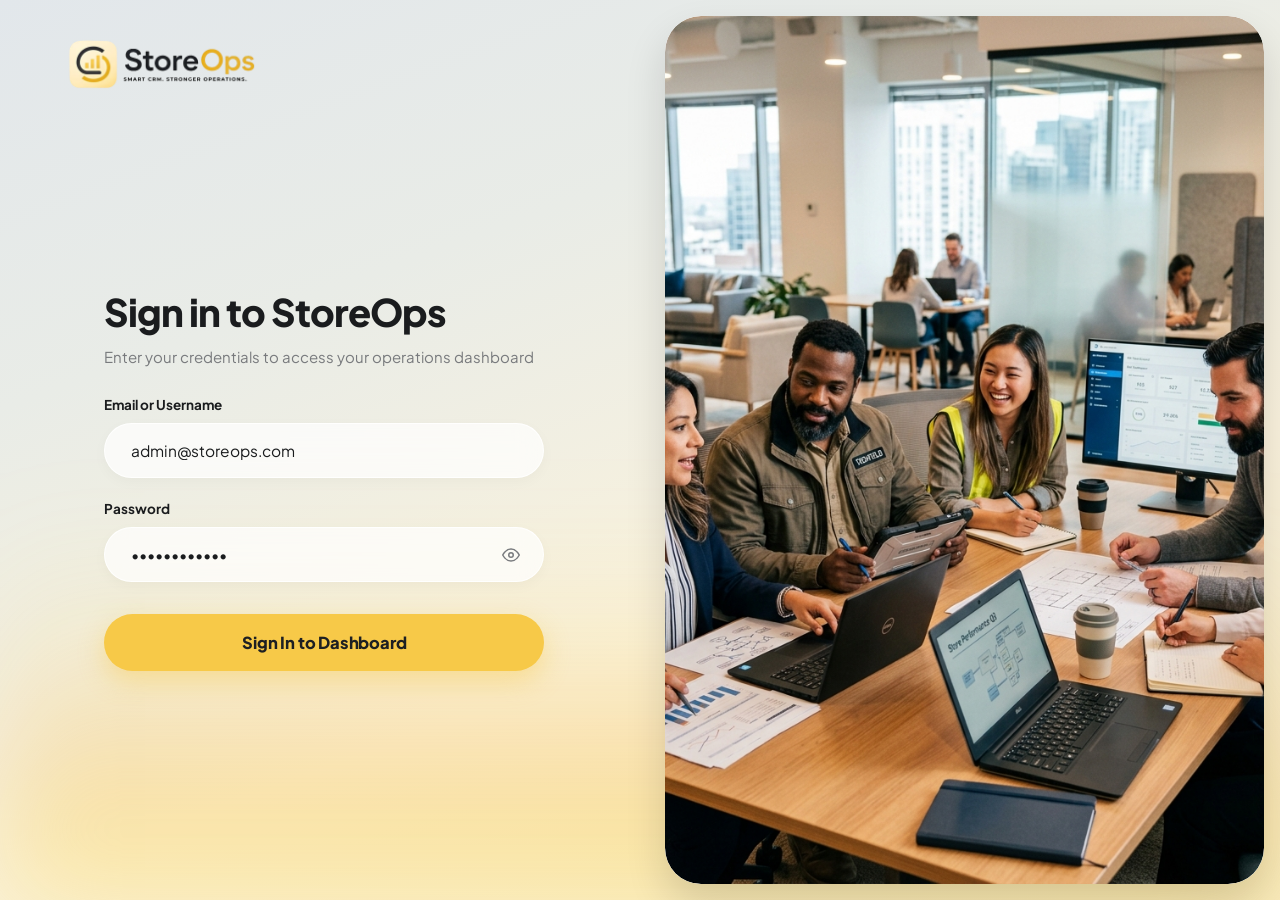
<file: index.html>
<!doctype html>
<html lang="en">
  <head>
    <meta charset="UTF-8" />
    <meta name="viewport" content="width=device-width, initial-scale=1.0" />
    <title>Sign In - StoreOps CRM</title>
    <!-- Main CSS Stylesheet -->
    <link rel="stylesheet" href="css/style.css" />
  </head>
  <body class="login-body">
    <!-- Full Width 2-Column Split Screen Login Layout -->
    <div class="login-wrapper">
      <!-- Smooth Full-Width Bottom Yellow Ambient Glow Sweep -->
      <div class="ambient-yellow-glow"></div>

      <!-- LEFT COLUMN: Ambient Warm Glow Form Panel -->
      <div class="login-form-col">
        <!-- Top Left Branding -->
        <div class="login-brand-header">
          <a href="index.html" class="login-brand-link">
            <img
              src="assets/images/storelogo.webp"
              alt="StoreOps Logo"
              class="login-logo-img"
            />
          </a>
        </div>

        <!-- Perfectly Centered Form Block -->
        <div class="login-form-center-wrapper">
          <div class="login-form-container">
            <!-- Hero Form Titles -->
            <div class="login-title-box">
              <h1 class="login-title">Sign in to StoreOps</h1>
              <p class="login-subtitle">
                Enter your credentials to access your operations dashboard
              </p>
            </div>

            <!-- Authentication Form -->
            <form id="storeopsLoginForm" class="login-form">
              <!-- Username / Email Field -->
              <div class="form-input-group">
                <label for="loginEmail" class="form-input-label"
                  >Email or Username</label
                >
                <div class="input-pill-wrapper">
                  <input
                    type="email"
                    id="loginEmail"
                    class="input-pill"
                    placeholder="admin@storeops.com"
                    required
                    value="admin@storeops.com"
                  />
                </div>
              </div>

              <!-- Password Field with Toggle Eye Icon -->
              <div class="form-input-group">
                <label for="loginPassword" class="form-input-label"
                  >Password</label
                >
                <div class="input-pill-wrapper password-pill-wrapper">
                  <input
                    type="password"
                    id="loginPassword"
                    class="input-pill"
                    placeholder="••••••••••••"
                    required
                    value="storeops2026"
                  />
                  <button
                    type="button"
                    id="passwordToggleBtn"
                    class="password-eye-btn"
                    title="Toggle password visibility"
                  >
                    <svg
                      id="eyeIcon"
                      width="18"
                      height="18"
                      viewBox="0 0 24 24"
                      fill="none"
                      stroke="currentColor"
                      stroke-width="2"
                    >
                      <path
                        d="M1 12s4-8 11-8 11 8 11 8-4 8-11 8-11-8-11-8z"
                      ></path>
                      <circle cx="12" cy="12" r="3"></circle>
                    </svg>
                  </button>
                </div>
              </div>

              <!-- Yellow Gradient Main Submit Action Button -->
              <button
                type="submit"
                id="loginSubmitBtn"
                class="login-btn-yellow"
              >
                Sign In to Dashboard
              </button>
            </form>
          </div>
        </div>
      </div>

      <!-- RIGHT COLUMN: Pure Hero Visual Showcase Panel -->
      <div class="login-hero-col">
        <div class="hero-card-container">
          <!-- Pure High-Res Showcase Image -->
          <img
            src="assets/images/login_hero.jpg"
            alt="StoreOps Field Operations Team"
            class="hero-bg-img"
          />
        </div>
      </div>
    </div>

    <!-- Toast Notification Container -->
    <div id="toastContainer" class="toast-container"></div>

    <!-- Main JavaScript File -->
    <script src="js/common.js"></script>
    <script src="js/login.js"></script>
  </body>
</html>
</file>
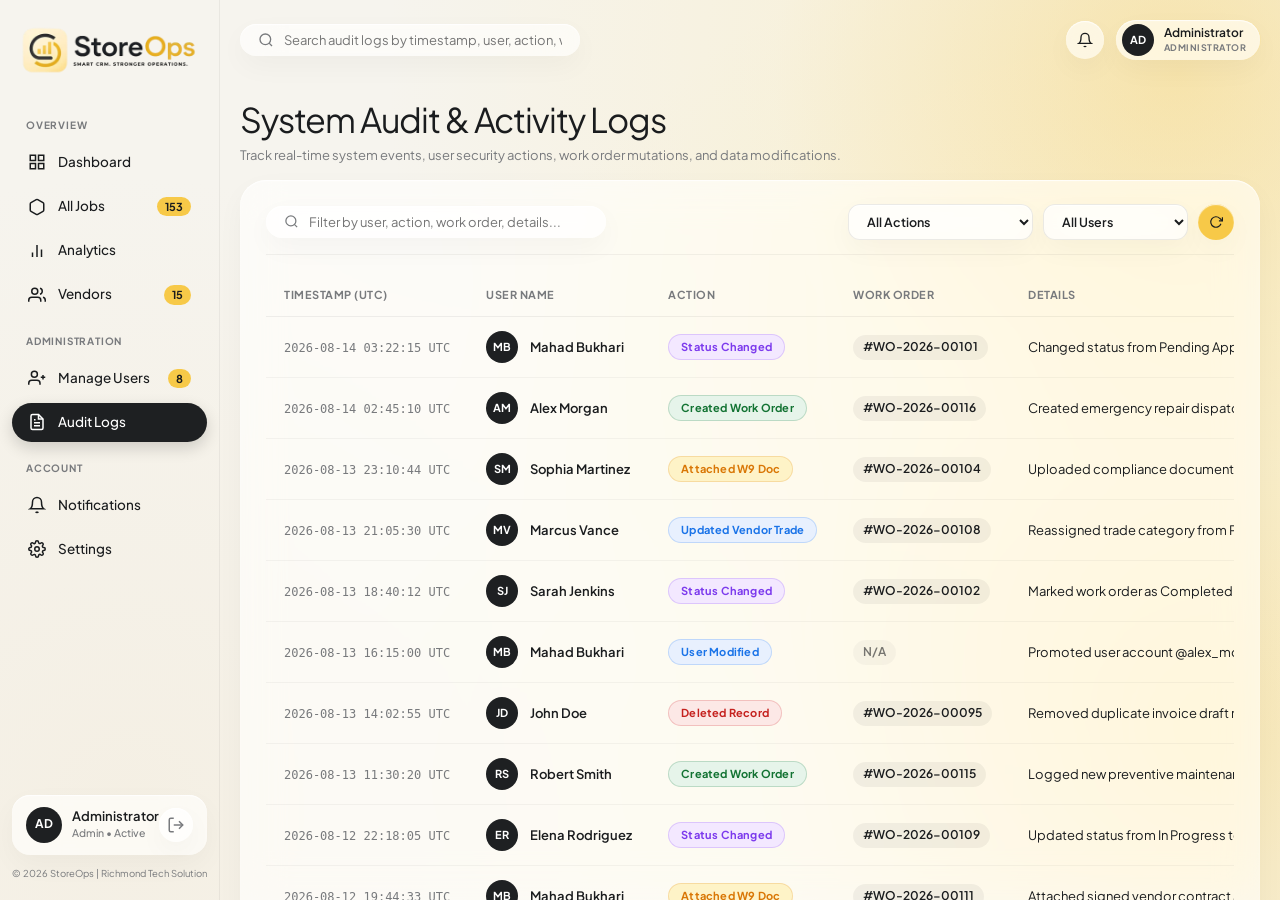
<file: audit.html>
<!doctype html>
<html lang="en">
  <head>
    <meta charset="UTF-8" />
    <meta name="viewport" content="width=device-width, initial-scale=1.0" />
    <title>Audit & Activity Logs - StoreOps CRM</title>
    <!-- Main CSS Stylesheet -->
    <link rel="stylesheet" href="css/style.css" />
  </head>
  <body>
    <!-- Mobile Sidebar Backdrop Overlay -->
    <div id="sidebarBackdrop" class="sidebar-overlay"></div>

    <!-- Main App Shell Window Container -->
    <div class="dashboard-container">
      <!-- LEFT SIDEBAR NAVIGATION PANEL -->
      <aside class="crm-sidebar">
        <!-- Top Branding -->
        <div class="sidebar-header">
          <a href="dashboard.html" class="sidebar-logo-link">
            <img
              src="assets/images/storelogo.webp"
              alt="StoreOps Logo"
              class="sidebar-logo-img"
            />
          </a>
        </div>

        <!-- Navigation Categories -->
        <nav class="sidebar-nav">
          <div class="nav-section-title">OVERVIEW</div>
          <a href="dashboard.html" class="nav-link" data-view="dashboard">
            <div class="nav-left-group">
              <svg
                width="18"
                height="18"
                viewBox="0 0 24 24"
                fill="none"
                stroke="currentColor"
                stroke-width="2"
              >
                <rect x="3" y="3" width="7" height="7"></rect>
                <rect x="14" y="3" width="7" height="7"></rect>
                <rect x="14" y="14" width="7" height="7"></rect>
                <rect x="3" y="14" width="7" height="7"></rect>
              </svg>
              <span class="nav-label">Dashboard</span>
            </div>
          </a>

          <a href="jobs.html" class="nav-link" data-view="jobs">
            <div class="nav-left-group">
              <svg
                width="18"
                height="18"
                viewBox="0 0 24 24"
                fill="none"
                stroke="currentColor"
                stroke-width="2"
              >
                <path
                  d="M21 16V8a2 2 0 0 0-1-1.73l-7-4a2 2 0 0 0-2 0l-7 4A2 2 0 0 0 3 8v8a2 2 0 0 0 1 1.73l7 4a2 2 0 0 0 2 0l7-4A2 2 0 0 0 21 16z"
                ></path>
              </svg>
              <span class="nav-label">All Jobs</span>
            </div>
            <span class="nav-badge yellow" id="jobsCountBadge">153</span>
          </a>

          <a href="analytics.html" class="nav-link" data-view="analytics">
            <div class="nav-left-group">
              <svg
                width="18"
                height="18"
                viewBox="0 0 24 24"
                fill="none"
                stroke="currentColor"
                stroke-width="2"
              >
                <line x1="18" y1="20" x2="18" y2="10"></line>
                <line x1="12" y1="20" x2="12" y2="4"></line>
                <line x1="6" y1="20" x2="6" y2="14"></line>
              </svg>
              <span class="nav-label">Analytics</span>
            </div>
          </a>

          <a href="vendors.html" class="nav-link" data-view="vendors">
            <div class="nav-left-group">
              <svg
                width="18"
                height="18"
                viewBox="0 0 24 24"
                fill="none"
                stroke="currentColor"
                stroke-width="2"
              >
                <path d="M17 21v-2a4 4 0 0 0-4-4H5a4 4 0 0 0-4 4v2"></path>
                <circle cx="9" cy="7" r="4"></circle>
                <path d="M23 21v-2a4 4 0 0 0-3-3.87"></path>
                <path d="M16 3.13a4 4 0 0 1 0 7.75"></path>
              </svg>
              <span class="nav-label">Vendors</span>
            </div>
            <span class="nav-badge yellow" id="vendorsCountBadge">15</span>
          </a>

          <div class="nav-section-title">ADMINISTRATION</div>
          <a href="users.html" class="nav-link" data-view="users">
            <div class="nav-left-group">
              <svg
                width="18"
                height="18"
                viewBox="0 0 24 24"
                fill="none"
                stroke="currentColor"
                stroke-width="2"
              >
                <path d="M16 21v-2a4 4 0 0 0-4-4H5a4 4 0 0 0-4 4v2"></path>
                <circle cx="8.5" cy="7" r="4"></circle>
                <line x1="20" y1="8" x2="20" y2="14"></line>
                <line x1="23" y1="11" x2="17" y2="11"></line>
              </svg>
              <span class="nav-label">Manage Users</span>
            </div>
            <span class="nav-badge yellow" id="usersCountBadge">8</span>
          </a>

          <a href="audit.html" class="nav-link active" data-view="audit">
            <div class="nav-left-group">
              <svg
                width="18"
                height="18"
                viewBox="0 0 24 24"
                fill="none"
                stroke="currentColor"
                stroke-width="2"
              >
                <path
                  d="M14 2H6a2 2 0 0 0-2 2v16a2 2 0 0 0 2 2h12a2 2 0 0 0 2-2V8z"
                ></path>
                <polyline points="14 2 14 8 20 8"></polyline>
                <line x1="16" y1="13" x2="8" y2="13"></line>
                <line x1="16" y1="17" x2="8" y2="17"></line>
                <polyline points="10 9 9 9 8 9"></polyline>
              </svg>
              <span class="nav-label">Audit Logs</span>
            </div>
          </a>

          <div class="nav-section-title">ACCOUNT</div>
          <a
            href="notifications.html"
            class="nav-link"
            data-view="notifications"
          >
            <div class="nav-left-group">
              <svg
                width="18"
                height="18"
                viewBox="0 0 24 24"
                fill="none"
                stroke="currentColor"
                stroke-width="2"
              >
                <path d="M18 8A6 6 0 0 0 6 8c0 7-3 9-3 9h18s-3-2-3-9"></path>
                <path d="M13.73 21a2 2 0 0 1-3.46 0"></path>
              </svg>
              <span class="nav-label">Notifications</span>
            </div>
          </a>

          <a
            href="index.html"
            class="nav-link setting-btn"
            data-view="settings"
          >
            <div class="nav-left-group">
              <svg
                width="18"
                height="18"
                viewBox="0 0 24 24"
                fill="none"
                stroke="currentColor"
                stroke-width="2"
              >
                <circle cx="12" cy="12" r="3"></circle>
                <path
                  d="M19.4 15a1.65 1.65 0 0 0 .33 1.82l.06.06a2 2 0 0 1 0 2.83 2 2 0 0 1-2.83 0l-.06-.06a1.65 1.65 0 0 0-1.82-.33 1.65 1.65 0 0 0-1 1.51V21a2 2 0 0 1-2 2 2 2 0 0 1-2-2v-.09A1.65 1.65 0 0 0 9 19.4a1.65 1.65 0 0 0-1.82.33l-.06.06a2 2 0 0 1-2.83 0 2 2 0 0 1 0-2.83l.06-.06a1.65 1.65 0 0 0 .33-1.82 1.65 1.65 0 0 0-1.51-1H3a2 2 0 0 1-2-2 2 2 0 0 1 2-2h.09A1.65 1.65 0 0 0 4.6 9a1.65 1.65 0 0 0-.33-1.82l-.06-.06a2 2 0 0 1 0-2.83 2 2 0 0 1 2.83 0l.06.06a1.65 1.65 0 0 0 1.82.33H9a1.65 1.65 0 0 0 1-1.51V3a2 2 0 0 1 2-2 2 2 0 0 1 2 2v.09a1.65 1.65 0 0 0 1 1.51 1.65 1.65 0 0 0 1.82-.33l.06-.06a2 2 0 0 1 2.83 0 2 2 0 0 1 0 2.83l-.06.06a1.65 1.65 0 0 0-.33 1.82V9a1.65 1.65 0 0 0 1.51 1H21a2 2 0 0 1 2 2 2 2 0 0 1-2 2h-.09a1.65 1.65 0 0 0-1.51 1z"
                ></path>
              </svg>
              <span class="nav-label">Settings</span>
            </div>
          </a>
        </nav>

        <!-- Sidebar Footer Active Account Profile & Logout -->
        <div class="sidebar-footer">
          <div class="sidebar-user-card">
            <div class="user-card-info">
              <div class="user-card-avatar">AD</div>
              <div class="user-card-details">
                <span id="sidebarUserName" class="user-card-name"
                  >Administrator</span
                >
                <span id="sidebarUserRole" class="user-card-role"
                  >Admin • Active</span
                >
              </div>
            </div>
            <button
              id="sidebarLogoutBtn"
              class="logout-btn"
              title="Logout Account"
            >
              <svg
                width="18"
                height="18"
                viewBox="0 0 24 24"
                fill="none"
                stroke="currentColor"
                stroke-width="2"
              >
                <path d="M9 21H5a2 2 0 0 1-2-2V5a2 2 0 0 1 2-2h4"></path>
                <polyline points="16 17 21 12 16 7"></polyline>
                <line x1="21" y1="12" x2="9" y2="12"></line>
              </svg>
            </button>
          </div>

          <div class="sidebar-copyright">
            © 2026 StoreOps | Richmond Tech Solution
          </div>
        </div>
      </aside>

      <!-- RIGHT MAIN CRM CONTENT WORKSPACE -->
      <div class="crm-main-content">
        <!-- TRANSPARENT STICKY TOP HEADER BAR -->
        <header class="top-nav-bar">
          <div class="top-search-group">
            <button
              class="icon-btn mobile-menu-toggle"
              id="sidebarToggleBtn"
              title="Toggle Navigation Menu"
            >
              <svg
                width="20"
                height="20"
                viewBox="0 0 24 24"
                fill="none"
                stroke="currentColor"
                stroke-width="2"
              >
                <line x1="3" y1="12" x2="21" y2="12"></line>
                <line x1="3" y1="6" x2="21" y2="6"></line>
                <line x1="3" y1="18" x2="21" y2="18"></line>
              </svg>
            </button>
            <div class="top-search-box">
              <svg
                width="16"
                height="16"
                viewBox="0 0 24 24"
                fill="none"
                stroke="currentColor"
                stroke-width="2"
              >
                <circle cx="11" cy="11" r="8"></circle>
                <line x1="21" y1="21" x2="16.65" y2="16.65"></line>
              </svg>
              <input
                type="text"
                id="globalSearchInput"
                placeholder="Search audit logs by timestamp, user, action, work order..."
                class="search-input"
              />
            </div>
          </div>

          <!-- User Profile Badge & Notifications -->
          <div class="header-right-actions">
            <button
              class="icon-btn"
              title="Notifications"
              onclick="window.location.href = 'notifications.html'"
            >
              <svg
                width="16"
                height="16"
                viewBox="0 0 24 24"
                fill="none"
                stroke="currentColor"
                stroke-width="2"
              >
                <path d="M18 8A6 6 0 0 0 6 8c0 7-3 9-3 9h18s-3-2-3-9"></path>
                <path d="M13.73 21a2 2 0 0 1-3.46 0"></path>
              </svg>
            </button>

            <div class="user-profile-badge">
              <div class="user-avatar">AD</div>
              <div class="user-meta">
                <span id="headerUserName" class="user-name">Administrator</span>
                <span id="headerUserRole" class="user-role-tag"
                  >ADMINISTRATOR</span
                >
              </div>
            </div>
          </div>
        </header>

        <!-- AUDIT & ACTIVITY LOGS MAIN PAGE WORKSPACE -->
        <div id="auditView" class="page-view-section active">
          <div class="hero-header-row">
            <div>
              <h1 class="hero-title">System Audit & Activity Logs</h1>
              <p class="hero-subtitle">
                Track real-time system events, user security actions, work order
                mutations, and data modifications.
              </p>
            </div>
          </div>

          <!-- Master Audit Table Panel Container -->
          <div class="jobs-table-card master-jobs-panel">
            <!-- Filter Controls Toolbar Header -->
            <div class="jobs-filter-toolbar">
              <div class="toolbar-left-search">
                <svg
                  width="15"
                  height="15"
                  viewBox="0 0 24 24"
                  fill="none"
                  stroke="currentColor"
                  stroke-width="2"
                >
                  <circle cx="11" cy="11" r="8"></circle>
                  <line x1="21" y1="21" x2="16.65" y2="16.65"></line>
                </svg>
                <input
                  type="text"
                  id="auditFilterSearch"
                  placeholder="Filter by user, action, work order, details..."
                  class="toolbar-search-input"
                />
              </div>

              <div class="toolbar-filters-group">
                <!-- Action Type Filter -->
                <select id="filterAuditActionSelect" class="toolbar-select">
                  <option value="ALL">All Actions</option>
                  <option value="Created Work Order">Created Work Order</option>
                  <option value="Status Changed">Status Changed</option>
                  <option value="Updated Vendor Trade">
                    Updated Vendor Trade
                  </option>
                  <option value="Attached W9 Doc">Attached W9 Doc</option>
                  <option value="Deleted Record">Deleted Record</option>
                  <option value="User Modified">User Modified</option>
                </select>

                <!-- User Filter -->
                <select id="filterAuditUserSelect" class="toolbar-select">
                  <option value="ALL">All Users</option>
                  <option value="Mahad Bukhari">Mahad Bukhari</option>
                  <option value="Alex Morgan">Alex Morgan</option>
                  <option value="Sophia Martinez">Sophia Martinez</option>
                  <option value="Marcus Vance">Marcus Vance</option>
                  <option value="Sarah Jenkins">Sarah Jenkins</option>
                </select>

                <!-- Reset / Refresh Button -->
                <button
                  class="icon-btn refresh-btn"
                  id="btnResetAuditFilters"
                  title="Reset Audit Filters"
                >
                  <svg
                    width="14"
                    height="14"
                    viewBox="0 0 24 24"
                    fill="none"
                    stroke="currentColor"
                    stroke-width="2"
                  >
                    <polyline points="23 4 23 10 17 10"></polyline>
                    <path d="M20.49 15a9 9 0 1 1-2.12-9.36L23 10"></path>
                  </svg>
                </button>
              </div>
            </div>

            <!-- Glassmorphic Master Audit Table -->
            <div class="table-responsive">
              <table class="crm-master-table master-audit-table">
                <thead>
                  <tr>
                    <th>TIMESTAMP (UTC)</th>
                    <th>USER NAME</th>
                    <th>ACTION</th>
                    <th>WORK ORDER</th>
                    <th>DETAILS</th>
                  </tr>
                </thead>
                <tbody id="masterAuditTableBody">
                  <!-- Master Audit Rows Rendered Dynamically via JS -->
                </tbody>
              </table>
            </div>

            <!-- Table Pagination Footer (Max 10 per page) -->
            <div class="table-pagination-footer">
              <span class="pagination-info" id="auditPaginationInfo"
                >Showing 1 to 10 of 16 Log Entries</span
              >
              <div class="pagination-controls">
                <button class="pagination-btn" id="btnPrevAuditPage" disabled>
                  ‹ Prev
                </button>
                <span class="pagination-page-num" id="auditCurrentPageNum"
                  >1</span
                >
                <button class="pagination-btn" id="btnNextAuditPage" disabled>
                  Next ›
                </button>
              </div>
            </div>
          </div>
        </div>
      </div>
    </div>

    <!-- Toast Notification Container -->
    <div id="toastContainer" class="toast-container"></div>

    <!-- Main JavaScript File -->
    <script src="js/common.js"></script>
    <script src="js/audit.js"></script>
  </body>
</html>
</file>
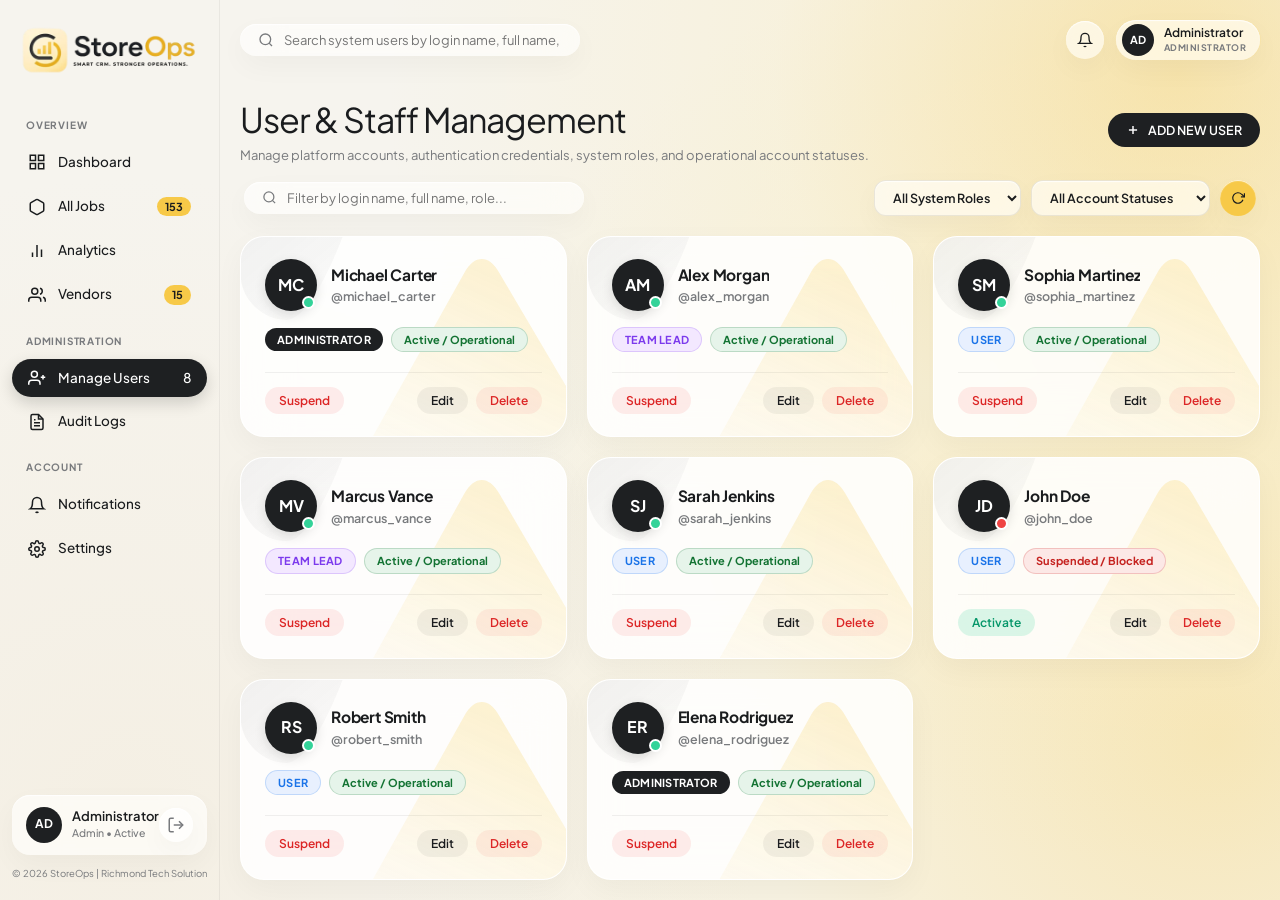
<file: manage-users.html>
<!doctype html>
<html lang="en">
  <head>
    <meta charset="UTF-8" />
    <meta name="viewport" content="width=device-width, initial-scale=1.0" />
    <title>Manage Users - StoreOps CRM</title>
    <!-- Main CSS Stylesheet -->
    <link rel="stylesheet" href="css/style.css" />
  </head>
  <body>
    <!-- Mobile Sidebar Backdrop Overlay -->
    <div id="sidebarBackdrop" class="sidebar-overlay"></div>

    <!-- Main App Shell Window Container -->
    <div class="dashboard-container">
      <!-- LEFT SIDEBAR NAVIGATION PANEL -->
      <aside class="crm-sidebar">
        <!-- Top Branding -->
        <div class="sidebar-header">
          <a href="dashboard.html" class="sidebar-logo-link">
            <img
              src="assets/images/storelogo.webp"
              alt="StoreOps Logo"
              class="sidebar-logo-img"
            />
          </a>
        </div>

        <!-- Navigation Categories -->
        <nav class="sidebar-nav">
          <div class="nav-section-title">OVERVIEW</div>
          <a href="dashboard.html" class="nav-link" data-view="dashboard">
            <div class="nav-left-group">
              <svg
                width="18"
                height="18"
                viewBox="0 0 24 24"
                fill="none"
                stroke="currentColor"
                stroke-width="2"
              >
                <rect x="3" y="3" width="7" height="7"></rect>
                <rect x="14" y="3" width="7" height="7"></rect>
                <rect x="14" y="14" width="7" height="7"></rect>
                <rect x="3" y="14" width="7" height="7"></rect>
              </svg>
              <span class="nav-label">Dashboard</span>
            </div>
          </a>

          <a href="jobs.html" class="nav-link" data-view="jobs">
            <div class="nav-left-group">
              <svg
                width="18"
                height="18"
                viewBox="0 0 24 24"
                fill="none"
                stroke="currentColor"
                stroke-width="2"
              >
                <path
                  d="M21 16V8a2 2 0 0 0-1-1.73l-7-4a2 2 0 0 0-2 0l-7 4A2 2 0 0 0 3 8v8a2 2 0 0 0 1 1.73l7 4a2 2 0 0 0 2 0l7-4A2 2 0 0 0 21 16z"
                ></path>
              </svg>
              <span class="nav-label">All Jobs</span>
            </div>
            <span class="nav-badge yellow" id="jobsCountBadge">153</span>
          </a>

          <a href="analytics.html" class="nav-link" data-view="analytics">
            <div class="nav-left-group">
              <svg
                width="18"
                height="18"
                viewBox="0 0 24 24"
                fill="none"
                stroke="currentColor"
                stroke-width="2"
              >
                <line x1="18" y1="20" x2="18" y2="10"></line>
                <line x1="12" y1="20" x2="12" y2="4"></line>
                <line x1="6" y1="20" x2="6" y2="14"></line>
              </svg>
              <span class="nav-label">Analytics</span>
            </div>
          </a>

          <a href="vendors.html" class="nav-link" data-view="vendors">
            <div class="nav-left-group">
              <svg
                width="18"
                height="18"
                viewBox="0 0 24 24"
                fill="none"
                stroke="currentColor"
                stroke-width="2"
              >
                <path d="M17 21v-2a4 4 0 0 0-4-4H5a4 4 0 0 0-4 4v2"></path>
                <circle cx="9" cy="7" r="4"></circle>
                <path d="M23 21v-2a4 4 0 0 0-3-3.87"></path>
                <path d="M16 3.13a4 4 0 0 1 0 7.75"></path>
              </svg>
              <span class="nav-label">Vendors</span>
            </div>
            <span class="nav-badge yellow" id="vendorsCountBadge">15</span>
          </a>

          <div class="nav-section-title">ADMINISTRATION</div>
          <a href="manage-users.html" class="nav-link active" data-view="users">
            <div class="nav-left-group">
              <svg
                width="18"
                height="18"
                viewBox="0 0 24 24"
                fill="none"
                stroke="currentColor"
                stroke-width="2"
              >
                <path d="M16 21v-2a4 4 0 0 0-4-4H5a4 4 0 0 0-4 4v2"></path>
                <circle cx="8.5" cy="7" r="4"></circle>
                <line x1="20" y1="8" x2="20" y2="14"></line>
                <line x1="17" y1="11" x2="23" y2="11"></line>
              </svg>
              <span>Manage Users</span>
            </div>
            <span class="nav-counter-badge count-yellow" id="usersCountBadge"
              >8</span
            >
          </a>

          <a href="audit-logs.html" class="nav-link" data-view="audit">
            <div class="nav-left-group">
              <svg
                width="18"
                height="18"
                viewBox="0 0 24 24"
                fill="none"
                stroke="currentColor"
                stroke-width="2"
              >
                <path
                  d="M14 2H6a2 2 0 0 0-2 2v16a2 2 0 0 0 2 2h12a2 2 0 0 0 2-2V8z"
                ></path>
                <polyline points="14 2 14 8 20 8"></polyline>
                <line x1="16" y1="13" x2="8" y2="13"></line>
                <line x1="16" y1="17" x2="8" y2="17"></line>
                <polyline points="10 9 9 9 8 9"></polyline>
              </svg>
              <span class="nav-label">Audit Logs</span>
            </div>
          </a>

          <div class="nav-section-title">ACCOUNT</div>
          <a
            href="notifications.html"
            class="nav-link"
            data-view="notifications"
          >
            <div class="nav-left-group">
              <svg
                width="18"
                height="18"
                viewBox="0 0 24 24"
                fill="none"
                stroke="currentColor"
                stroke-width="2"
              >
                <path d="M18 8A6 6 0 0 0 6 8c0 7-3 9-3 9h18s-3-2-3-9"></path>
                <path d="M13.73 21a2 2 0 0 1-3.46 0"></path>
              </svg>
              <span class="nav-label">Notifications</span>
            </div>
          </a>

          <a
            href="index.html"
            class="nav-link setting-btn"
            data-view="settings"
          >
            <div class="nav-left-group">
              <svg
                width="18"
                height="18"
                viewBox="0 0 24 24"
                fill="none"
                stroke="currentColor"
                stroke-width="2"
              >
                <circle cx="12" cy="12" r="3"></circle>
                <path
                  d="M19.4 15a1.65 1.65 0 0 0 .33 1.82l.06.06a2 2 0 0 1 0 2.83 2 2 0 0 1-2.83 0l-.06-.06a1.65 1.65 0 0 0-1.82-.33 1.65 1.65 0 0 0-1 1.51V21a2 2 0 0 1-2 2 2 2 0 0 1-2-2v-.09A1.65 1.65 0 0 0 9 19.4a1.65 1.65 0 0 0-1.82.33l-.06.06a2 2 0 0 1-2.83 0 2 2 0 0 1 0-2.83l.06-.06a1.65 1.65 0 0 0 .33-1.82 1.65 1.65 0 0 0-1.51-1H3a2 2 0 0 1-2-2 2 2 0 0 1 2-2h.09A1.65 1.65 0 0 0 4.6 9a1.65 1.65 0 0 0-.33-1.82l-.06-.06a2 2 0 0 1 0-2.83 2 2 0 0 1 2.83 0l.06.06a1.65 1.65 0 0 0 1.82.33H9a1.65 1.65 0 0 0 1-1.51V3a2 2 0 0 1 2-2 2 2 0 0 1 2 2v.09a1.65 1.65 0 0 0 1 1.51 1.65 1.65 0 0 0 1.82-.33l.06-.06a2 2 0 0 1 2.83 0 2 2 0 0 1 0 2.83l-.06.06a1.65 1.65 0 0 0-.33 1.82V9a1.65 1.65 0 0 0 1.51 1H21a2 2 0 0 1 2 2 2 2 0 0 1-2 2h-.09a1.65 1.65 0 0 0-1.51 1z"
                ></path>
              </svg>
              <span class="nav-label">Settings</span>
            </div>
          </a>
        </nav>

        <!-- Sidebar Footer Active Account Profile & Logout -->
        <div class="sidebar-footer">
          <div class="sidebar-user-card">
            <div class="user-card-info">
              <div class="user-card-avatar">AD</div>
              <div class="user-card-details">
                <span id="sidebarUserName" class="user-card-name"
                  >Administrator</span
                >
                <span id="sidebarUserRole" class="user-card-role"
                  >Admin • Active</span
                >
              </div>
            </div>
            <button
              id="sidebarLogoutBtn"
              class="logout-btn"
              title="Logout Account"
            >
              <svg
                width="18"
                height="18"
                viewBox="0 0 24 24"
                fill="none"
                stroke="currentColor"
                stroke-width="2"
              >
                <path d="M9 21H5a2 2 0 0 1-2-2V5a2 2 0 0 1 2-2h4"></path>
                <polyline points="16 17 21 12 16 7"></polyline>
                <line x1="21" y1="12" x2="9" y2="12"></line>
              </svg>
            </button>
          </div>

          <div class="sidebar-copyright">
            © 2026 StoreOps | Richmond Tech Solution
          </div>
        </div>
      </aside>

      <!-- RIGHT MAIN CRM CONTENT WORKSPACE -->
      <div class="crm-main-content">
        <!-- TRANSPARENT STICKY TOP HEADER BAR -->
        <header class="top-nav-bar">
          <div class="top-search-group">
            <button
              class="icon-btn mobile-menu-toggle"
              id="sidebarToggleBtn"
              title="Toggle Navigation Menu"
            >
              <svg
                width="20"
                height="20"
                viewBox="0 0 24 24"
                fill="none"
                stroke="currentColor"
                stroke-width="2"
              >
                <line x1="3" y1="12" x2="21" y2="12"></line>
                <line x1="3" y1="6" x2="21" y2="6"></line>
                <line x1="3" y1="18" x2="21" y2="18"></line>
              </svg>
            </button>
            <div class="top-search-box">
              <svg
                width="16"
                height="16"
                viewBox="0 0 24 24"
                fill="none"
                stroke="currentColor"
                stroke-width="2"
              >
                <circle cx="11" cy="11" r="8"></circle>
                <line x1="21" y1="21" x2="16.65" y2="16.65"></line>
              </svg>
              <input
                type="text"
                id="globalSearchInput"
                placeholder="Search system users by login name, full name, role..."
                class="search-input"
              />
            </div>
          </div>

          <!-- User Profile Badge & Notifications -->
          <div class="header-right-actions">
            <button
              class="icon-btn"
              title="Notifications"
              onclick="window.location.href = 'notifications.html'"
            >
              <svg
                width="16"
                height="16"
                viewBox="0 0 24 24"
                fill="none"
                stroke="currentColor"
                stroke-width="2"
              >
                <path d="M18 8A6 6 0 0 0 6 8c0 7-3 9-3 9h18s-3-2-3-9"></path>
                <path d="M13.73 21a2 2 0 0 1-3.46 0"></path>
              </svg>
            </button>

            <div class="user-profile-badge">
              <div class="user-avatar">AD</div>
              <div class="user-meta">
                <span id="headerUserName" class="user-name">Administrator</span>
                <span id="headerUserRole" class="user-role-tag"
                  >ADMINISTRATOR</span
                >
              </div>
            </div>
          </div>
        </header>

        <!-- USER MANAGEMENT MAIN PAGE WORKSPACE -->
        <div id="usersView" class="page-view-section active">
          <div class="hero-header-row">
            <div>
              <h1 class="hero-title">User & Staff Management</h1>
              <p class="hero-subtitle">
                Manage platform accounts, authentication credentials, system
                roles, and operational account statuses.
              </p>
            </div>
            <button
              class="crm-btn-primary main-create-btn"
              onclick="openCRMModal('user')"
            >
              <svg
                width="14"
                height="14"
                viewBox="0 0 24 24"
                fill="none"
                stroke="currentColor"
                stroke-width="2.5"
              >
                <line x1="12" y1="5" x2="12" y2="19"></line>
                <line x1="5" y1="12" x2="19" y2="12"></line>
              </svg>
              ADD NEW USER
            </button>
          </div>

          <!-- Master Users Filter Toolbar & Cards Panel Container -->
          <div class="users-panel-clean">
            <!-- Filter Controls Toolbar Header (No background container) -->
            <div class="jobs-filter-toolbar users-filter-toolbar">
              <div class="toolbar-left-search">
                <svg
                  width="15"
                  height="15"
                  viewBox="0 0 24 24"
                  fill="none"
                  stroke="currentColor"
                  stroke-width="2"
                >
                  <circle cx="11" cy="11" r="8"></circle>
                  <line x1="21" y1="21" x2="16.65" y2="16.65"></line>
                </svg>
                <input
                  type="text"
                  id="usersFilterSearch"
                  placeholder="Filter by login name, full name, role..."
                  class="toolbar-search-input"
                />
              </div>

              <div class="toolbar-filters-group">
                <!-- System Role Filter -->
                <select id="filterUserRoleSelect" class="toolbar-select">
                  <option value="ALL">All System Roles</option>
                  <option value="User">User</option>
                  <option value="Team Lead">Team Lead</option>
                  <option value="Administrator">Administrator</option>
                </select>

                <!-- Account Status Filter -->
                <select id="filterUserStatusSelect" class="toolbar-select">
                  <option value="ALL">All Account Statuses</option>
                  <option value="Active / Operational">
                    Active / Operational
                  </option>
                  <option value="Suspended / Blocked">
                    Suspended / Blocked
                  </option>
                </select>

                <!-- Reset / Refresh Button -->
                <button
                  class="icon-btn refresh-btn"
                  id="btnResetUsersFilters"
                  title="Reset User Filters"
                >
                  <svg
                    width="14"
                    height="14"
                    viewBox="0 0 24 24"
                    fill="none"
                    stroke="currentColor"
                    stroke-width="2"
                  >
                    <polyline points="23 4 23 10 17 10"></polyline>
                    <path d="M20.49 15a9 9 0 1 1-2.12-9.36L23 10"></path>
                  </svg>
                </button>
              </div>
            </div>

            <!-- User Cards Grid (NON-TABLE LAYOUT) -->
            <div id="masterUsersGrid" class="users-cards-grid">
              <!-- User Cards Rendered Dynamically via JS -->
            </div>
          </div>
        </div>
      </div>
    </div>

    <!-- Dynamic CRM Quick Action Modal -->
    <div id="crmModalBackdrop" class="modal-backdrop">
      <div class="modal-content">
        <div class="modal-header">
          <h3 id="modalTitle" class="modal-title">
            Add System User / Contractor
          </h3>
          <span id="closeModalBtn" class="modal-close-btn">&times;</span>
        </div>
        <form id="crmModalForm">
          <div class="modal-body" id="modalDynamicFields">
            <!-- Dynamic Input Fields Rendered via JS -->
          </div>
          <div class="modal-footer">
            <button
              type="submit"
              id="modalSubmitBtn"
              class="btn-primary-action"
            >
              Save Entry
            </button>
          </div>
        </form>
      </div>
    </div>

    <!-- Toast Notification Container -->
    <div id="toastContainer" class="toast-container"></div>

    <!-- Main JavaScript File -->
    <script src="js/common.js"></script>
    <script src="js/manage-users.js"></script>
  </body>
</html>
</file>
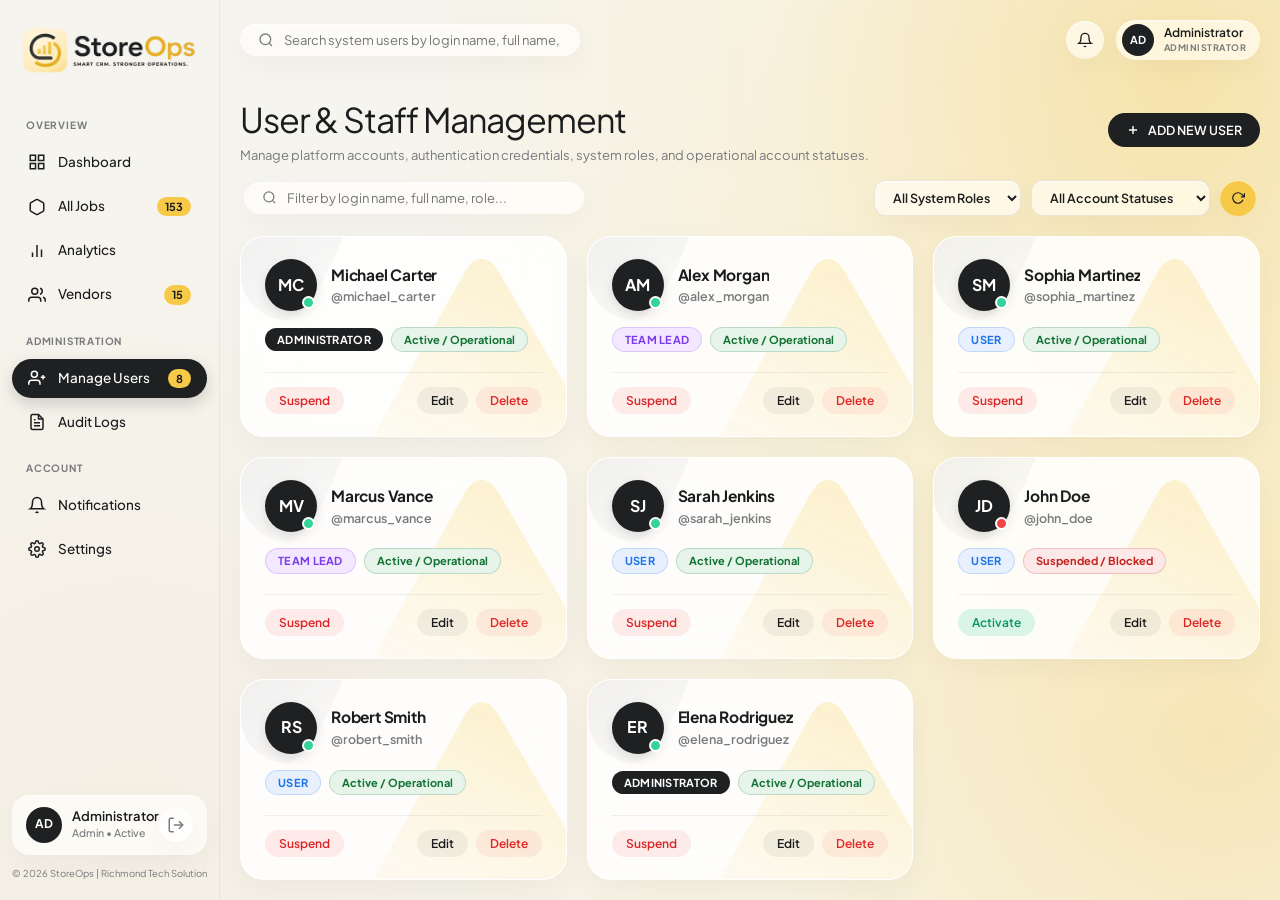
<file: users.html>
<!doctype html>
<html lang="en">
  <head>
    <meta charset="UTF-8" />
    <meta name="viewport" content="width=device-width, initial-scale=1.0" />
    <title>Manage Users - StoreOps CRM</title>
    <!-- Main CSS Stylesheet -->
    <link rel="stylesheet" href="css/style.css" />
  </head>
  <body>
    <!-- Mobile Sidebar Backdrop Overlay -->
    <div id="sidebarBackdrop" class="sidebar-overlay"></div>

    <!-- Main App Shell Window Container -->
    <div class="dashboard-container">
      <!-- LEFT SIDEBAR NAVIGATION PANEL -->
      <aside class="crm-sidebar">
        <!-- Top Branding -->
        <div class="sidebar-header">
          <a href="dashboard.html" class="sidebar-logo-link">
            <img
              src="assets/images/storelogo.webp"
              alt="StoreOps Logo"
              class="sidebar-logo-img"
            />
          </a>
        </div>

        <!-- Navigation Categories -->
        <nav class="sidebar-nav">
          <div class="nav-section-title">OVERVIEW</div>
          <a href="dashboard.html" class="nav-link" data-view="dashboard">
            <div class="nav-left-group">
              <svg
                width="18"
                height="18"
                viewBox="0 0 24 24"
                fill="none"
                stroke="currentColor"
                stroke-width="2"
              >
                <rect x="3" y="3" width="7" height="7"></rect>
                <rect x="14" y="3" width="7" height="7"></rect>
                <rect x="14" y="14" width="7" height="7"></rect>
                <rect x="3" y="14" width="7" height="7"></rect>
              </svg>
              <span class="nav-label">Dashboard</span>
            </div>
          </a>

          <a href="jobs.html" class="nav-link" data-view="jobs">
            <div class="nav-left-group">
              <svg
                width="18"
                height="18"
                viewBox="0 0 24 24"
                fill="none"
                stroke="currentColor"
                stroke-width="2"
              >
                <path
                  d="M21 16V8a2 2 0 0 0-1-1.73l-7-4a2 2 0 0 0-2 0l-7 4A2 2 0 0 0 3 8v8a2 2 0 0 0 1 1.73l7 4a2 2 0 0 0 2 0l7-4A2 2 0 0 0 21 16z"
                ></path>
              </svg>
              <span class="nav-label">All Jobs</span>
            </div>
            <span class="nav-badge yellow" id="jobsCountBadge">153</span>
          </a>

          <a href="analytics.html" class="nav-link" data-view="analytics">
            <div class="nav-left-group">
              <svg
                width="18"
                height="18"
                viewBox="0 0 24 24"
                fill="none"
                stroke="currentColor"
                stroke-width="2"
              >
                <line x1="18" y1="20" x2="18" y2="10"></line>
                <line x1="12" y1="20" x2="12" y2="4"></line>
                <line x1="6" y1="20" x2="6" y2="14"></line>
              </svg>
              <span class="nav-label">Analytics</span>
            </div>
          </a>

          <a href="vendors.html" class="nav-link" data-view="vendors">
            <div class="nav-left-group">
              <svg
                width="18"
                height="18"
                viewBox="0 0 24 24"
                fill="none"
                stroke="currentColor"
                stroke-width="2"
              >
                <path d="M17 21v-2a4 4 0 0 0-4-4H5a4 4 0 0 0-4 4v2"></path>
                <circle cx="9" cy="7" r="4"></circle>
                <path d="M23 21v-2a4 4 0 0 0-3-3.87"></path>
                <path d="M16 3.13a4 4 0 0 1 0 7.75"></path>
              </svg>
              <span class="nav-label">Vendors</span>
            </div>
            <span class="nav-badge yellow" id="vendorsCountBadge">15</span>
          </a>

          <div class="nav-section-title">ADMINISTRATION</div>
          <a href="users.html" class="nav-link active" data-view="users">
            <div class="nav-left-group">
              <svg
                width="18"
                height="18"
                viewBox="0 0 24 24"
                fill="none"
                stroke="currentColor"
                stroke-width="2"
              >
                <path d="M16 21v-2a4 4 0 0 0-4-4H5a4 4 0 0 0-4 4v2"></path>
                <circle cx="8.5" cy="7" r="4"></circle>
                <line x1="20" y1="8" x2="20" y2="14"></line>
                <line x1="23" y1="11" x2="17" y2="11"></line>
              </svg>
              <span class="nav-label">Manage Users</span>
            </div>
            <span class="nav-badge yellow" id="usersCountBadge">8</span>
          </a>

          <a href="audit.html" class="nav-link" data-view="audit">
            <div class="nav-left-group">
              <svg
                width="18"
                height="18"
                viewBox="0 0 24 24"
                fill="none"
                stroke="currentColor"
                stroke-width="2"
              >
                <path
                  d="M14 2H6a2 2 0 0 0-2 2v16a2 2 0 0 0 2 2h12a2 2 0 0 0 2-2V8z"
                ></path>
                <polyline points="14 2 14 8 20 8"></polyline>
                <line x1="16" y1="13" x2="8" y2="13"></line>
                <line x1="16" y1="17" x2="8" y2="17"></line>
                <polyline points="10 9 9 9 8 9"></polyline>
              </svg>
              <span class="nav-label">Audit Logs</span>
            </div>
          </a>

          <div class="nav-section-title">ACCOUNT</div>
          <a
            href="notifications.html"
            class="nav-link"
            data-view="notifications"
          >
            <div class="nav-left-group">
              <svg
                width="18"
                height="18"
                viewBox="0 0 24 24"
                fill="none"
                stroke="currentColor"
                stroke-width="2"
              >
                <path d="M18 8A6 6 0 0 0 6 8c0 7-3 9-3 9h18s-3-2-3-9"></path>
                <path d="M13.73 21a2 2 0 0 1-3.46 0"></path>
              </svg>
              <span class="nav-label">Notifications</span>
            </div>
          </a>

          <a
            href="index.html"
            class="nav-link setting-btn"
            data-view="settings"
          >
            <div class="nav-left-group">
              <svg
                width="18"
                height="18"
                viewBox="0 0 24 24"
                fill="none"
                stroke="currentColor"
                stroke-width="2"
              >
                <circle cx="12" cy="12" r="3"></circle>
                <path
                  d="M19.4 15a1.65 1.65 0 0 0 .33 1.82l.06.06a2 2 0 0 1 0 2.83 2 2 0 0 1-2.83 0l-.06-.06a1.65 1.65 0 0 0-1.82-.33 1.65 1.65 0 0 0-1 1.51V21a2 2 0 0 1-2 2 2 2 0 0 1-2-2v-.09A1.65 1.65 0 0 0 9 19.4a1.65 1.65 0 0 0-1.82.33l-.06.06a2 2 0 0 1-2.83 0 2 2 0 0 1 0-2.83l.06-.06a1.65 1.65 0 0 0 .33-1.82 1.65 1.65 0 0 0-1.51-1H3a2 2 0 0 1-2-2 2 2 0 0 1 2-2h.09A1.65 1.65 0 0 0 4.6 9a1.65 1.65 0 0 0-.33-1.82l-.06-.06a2 2 0 0 1 0-2.83 2 2 0 0 1 2.83 0l.06.06a1.65 1.65 0 0 0 1.82.33H9a1.65 1.65 0 0 0 1-1.51V3a2 2 0 0 1 2-2 2 2 0 0 1 2 2v.09a1.65 1.65 0 0 0 1 1.51 1.65 1.65 0 0 0 1.82-.33l.06-.06a2 2 0 0 1 2.83 0 2 2 0 0 1 0 2.83l-.06.06a1.65 1.65 0 0 0-.33 1.82V9a1.65 1.65 0 0 0 1.51 1H21a2 2 0 0 1 2 2 2 2 0 0 1-2 2h-.09a1.65 1.65 0 0 0-1.51 1z"
                ></path>
              </svg>
              <span class="nav-label">Settings</span>
            </div>
          </a>
        </nav>

        <!-- Sidebar Footer Active Account Profile & Logout -->
        <div class="sidebar-footer">
          <div class="sidebar-user-card">
            <div class="user-card-info">
              <div class="user-card-avatar">AD</div>
              <div class="user-card-details">
                <span id="sidebarUserName" class="user-card-name"
                  >Administrator</span
                >
                <span id="sidebarUserRole" class="user-card-role"
                  >Admin • Active</span
                >
              </div>
            </div>
            <button
              id="sidebarLogoutBtn"
              class="logout-btn"
              title="Logout Account"
            >
              <svg
                width="18"
                height="18"
                viewBox="0 0 24 24"
                fill="none"
                stroke="currentColor"
                stroke-width="2"
              >
                <path d="M9 21H5a2 2 0 0 1-2-2V5a2 2 0 0 1 2-2h4"></path>
                <polyline points="16 17 21 12 16 7"></polyline>
                <line x1="21" y1="12" x2="9" y2="12"></line>
              </svg>
            </button>
          </div>

          <div class="sidebar-copyright">
            © 2026 StoreOps | Richmond Tech Solution
          </div>
        </div>
      </aside>

      <!-- RIGHT MAIN CRM CONTENT WORKSPACE -->
      <div class="crm-main-content">
        <!-- TRANSPARENT STICKY TOP HEADER BAR -->
        <header class="top-nav-bar">
          <div class="top-search-group">
            <button
              class="icon-btn mobile-menu-toggle"
              id="sidebarToggleBtn"
              title="Toggle Navigation Menu"
            >
              <svg
                width="20"
                height="20"
                viewBox="0 0 24 24"
                fill="none"
                stroke="currentColor"
                stroke-width="2"
              >
                <line x1="3" y1="12" x2="21" y2="12"></line>
                <line x1="3" y1="6" x2="21" y2="6"></line>
                <line x1="3" y1="18" x2="21" y2="18"></line>
              </svg>
            </button>
            <div class="top-search-box">
              <svg
                width="16"
                height="16"
                viewBox="0 0 24 24"
                fill="none"
                stroke="currentColor"
                stroke-width="2"
              >
                <circle cx="11" cy="11" r="8"></circle>
                <line x1="21" y1="21" x2="16.65" y2="16.65"></line>
              </svg>
              <input
                type="text"
                id="globalSearchInput"
                placeholder="Search system users by login name, full name, role..."
                class="search-input"
              />
            </div>
          </div>

          <!-- User Profile Badge & Notifications -->
          <div class="header-right-actions">
            <button
              class="icon-btn"
              title="Notifications"
              onclick="window.location.href = 'notifications.html'"
            >
              <svg
                width="16"
                height="16"
                viewBox="0 0 24 24"
                fill="none"
                stroke="currentColor"
                stroke-width="2"
              >
                <path d="M18 8A6 6 0 0 0 6 8c0 7-3 9-3 9h18s-3-2-3-9"></path>
                <path d="M13.73 21a2 2 0 0 1-3.46 0"></path>
              </svg>
            </button>

            <div class="user-profile-badge">
              <div class="user-avatar">AD</div>
              <div class="user-meta">
                <span id="headerUserName" class="user-name">Administrator</span>
                <span id="headerUserRole" class="user-role-tag"
                  >ADMINISTRATOR</span
                >
              </div>
            </div>
          </div>
        </header>

        <!-- USER MANAGEMENT MAIN PAGE WORKSPACE -->
        <div id="usersView" class="page-view-section active">
          <div class="hero-header-row">
            <div>
              <h1 class="hero-title">User & Staff Management</h1>
              <p class="hero-subtitle">
                Manage platform accounts, authentication credentials, system
                roles, and operational account statuses.
              </p>
            </div>
            <button
              class="crm-btn-primary main-create-btn"
              onclick="openCRMModal('user')"
            >
              <svg
                width="14"
                height="14"
                viewBox="0 0 24 24"
                fill="none"
                stroke="currentColor"
                stroke-width="2.5"
              >
                <line x1="12" y1="5" x2="12" y2="19"></line>
                <line x1="5" y1="12" x2="19" y2="12"></line>
              </svg>
              ADD NEW USER
            </button>
          </div>

          <!-- Master Users Filter Toolbar & Cards Panel Container -->
          <div class="users-panel-clean">
            <!-- Filter Controls Toolbar Header (No background container) -->
            <div class="jobs-filter-toolbar users-filter-toolbar">
              <div class="toolbar-left-search">
                <svg
                  width="15"
                  height="15"
                  viewBox="0 0 24 24"
                  fill="none"
                  stroke="currentColor"
                  stroke-width="2"
                >
                  <circle cx="11" cy="11" r="8"></circle>
                  <line x1="21" y1="21" x2="16.65" y2="16.65"></line>
                </svg>
                <input
                  type="text"
                  id="usersFilterSearch"
                  placeholder="Filter by login name, full name, role..."
                  class="toolbar-search-input"
                />
              </div>

              <div class="toolbar-filters-group">
                <!-- System Role Filter -->
                <select id="filterUserRoleSelect" class="toolbar-select">
                  <option value="ALL">All System Roles</option>
                  <option value="User">User</option>
                  <option value="Team Lead">Team Lead</option>
                  <option value="Administrator">Administrator</option>
                </select>

                <!-- Account Status Filter -->
                <select id="filterUserStatusSelect" class="toolbar-select">
                  <option value="ALL">All Account Statuses</option>
                  <option value="Active / Operational">
                    Active / Operational
                  </option>
                  <option value="Suspended / Blocked">
                    Suspended / Blocked
                  </option>
                </select>

                <!-- Reset / Refresh Button -->
                <button
                  class="icon-btn refresh-btn"
                  id="btnResetUsersFilters"
                  title="Reset User Filters"
                >
                  <svg
                    width="14"
                    height="14"
                    viewBox="0 0 24 24"
                    fill="none"
                    stroke="currentColor"
                    stroke-width="2"
                  >
                    <polyline points="23 4 23 10 17 10"></polyline>
                    <path d="M20.49 15a9 9 0 1 1-2.12-9.36L23 10"></path>
                  </svg>
                </button>
              </div>
            </div>

            <!-- User Cards Grid (NON-TABLE LAYOUT) -->
            <div id="masterUsersGrid" class="users-cards-grid">
              <!-- User Cards Rendered Dynamically via JS -->
            </div>
          </div>
        </div>
      </div>
    </div>

    <!-- Dynamic CRM Quick Action Modal -->
    <div id="crmModalBackdrop" class="modal-backdrop">
      <div class="modal-content">
        <div class="modal-header">
          <h3 id="modalTitle" class="modal-title">
            Add System User / Contractor
          </h3>
          <span id="closeModalBtn" class="modal-close-btn">&times;</span>
        </div>
        <form id="crmModalForm">
          <div class="modal-body" id="modalDynamicFields">
            <!-- Dynamic Input Fields Rendered via JS -->
          </div>
          <div class="modal-footer">
            <button
              type="submit"
              id="modalSubmitBtn"
              class="btn-primary-action"
            >
              Save Entry
            </button>
          </div>
        </form>
      </div>
    </div>

    <!-- Toast Notification Container -->
    <div id="toastContainer" class="toast-container"></div>

    <!-- Main JavaScript File -->
    <script src="js/common.js"></script>
    <script src="js/users.js"></script>
  </body>
</html>
</file>
<file: css/style.css>
/* ==========================================================================
   StoreOps - Job Management CRM Styling (Restored Original Font Sizes)
   ========================================================================== */

@import url("https://fonts.googleapis.com/css2?family=Plus+Jakarta+Sans:ital,wght@0,300;0,400;0,500;0,600;0,700;1,400&display=swap");

:root {
  /* Unified Glassmorphism System Tokens */
  --bg-outer: #e2e6ec;
  --bg-card-main: #f6f4ee;

  /* Glass Card Translucency */
  --glass-bg: rgba(255, 255, 255, 0.65);
  --glass-bg-hover: rgba(255, 255, 255, 0.78);
  --glass-blur: blur(20px) saturate(160%);
  --glass-border: 1px solid rgba(255, 255, 255, 0.85);
  --glass-border-hover: 1px solid rgba(255, 255, 255, 0.98);
  --glass-shadow:
    0 10px 28px rgba(0, 0, 0, 0.035), inset 0 1px 1px rgba(255, 255, 255, 0.85);
  --glass-shadow-hover:
    0 16px 36px rgba(0, 0, 0, 0.05), inset 0 1px 1px rgba(255, 255, 255, 0.95);

  /* Dark Theme & Surface Colors */
  --bg-card-dark: #25272a;
  --bg-card-dark-hover: #313438;
  --bg-card-dark-alt: #33363a;
  --bg-card-dark-border: #484c52;
  --bg-pill-dark: #1e2022;

  /* Accent Brand Yellows & Ambers */
  --accent-yellow: #f7c948;
  --accent-yellow-hover: #e5b837;
  --accent-yellow-light: #fde8a5;
  --accent-yellow-glow: #fde047;
  --accent-amber: #f59e0b;
  --accent-amber-text: #d97706;
  --accent-amber-bg: #fef3c7;
  --accent-amber-light-bg: #fef7e0;

  /* Status Greens (Success / Active / Operational) */
  --accent-green: #34d399;
  --accent-green-dark: #059669;
  --accent-green-text: #137333;
  --accent-green-bg: rgba(230, 244, 234, 0.85);
  --accent-green-active-bg: #e6f4ea;

  /* Status Reds (Danger / Suspended / Deleted) */
  --accent-red-main: #ef4444;
  --accent-red-text: #dc2626;
  --accent-red-dark-text: #c5221f;
  --accent-red-deep-text: #d93025;
  --accent-red-deep-dark: #b8251b;
  --accent-red-bg: rgba(252, 232, 230, 0.85);
  --accent-red-light-bg: #fef2f2;
  --accent-red-badge-bg: #fce8e6;
  --accent-red-border-subtle: #fecaca;

  /* Status Blues (Info / Scheduled / User Role) */
  --accent-blue-main: #1a73e8;
  --accent-blue-bg: rgba(232, 240, 254, 0.85);
  --accent-blue-badge-bg: #e8f0fe;

  /* Status Purples (Team Lead / Special Roles) */
  --accent-purple-main: #7c3aed;
  --accent-purple-badge-bg: #f3e8ff;

  /* Neutral Surface, Borders & Inputs */
  --surface-white: #ffffff;
  --surface-light-gray: #f8fafc;
  --surface-subtle-gray: #f1f5f9;
  --surface-disabled-gray: #e2e8f0;
  --border-subtle-gray: #cbd5e1;

  /* Text Colors */
  --text-main: #1a1c1e;
  --text-dark-alt: #1a1a1a;
  --text-muted: #787a7d;
  --text-light: #a0a2a6;
  --text-white: #ffffff;

  /* Typography & Radius */
  --font-family:
    "Plus Jakarta Sans", -apple-system, BlinkMacSystemFont, "Segoe UI", Roboto,
    sans-serif;
  --radius-card: 26px;
  --radius-pill: 50px;
  --transition: all 0.25s cubic-bezier(0.4, 0, 0.2, 1);
}

/* Reset & Base */
* {
  box-sizing: border-box;
  margin: 0;
  padding: 0;
}

body {
  font-family: var(--font-family);
  background-color: var(--bg-card-main);
  color: var(--text-main);
  min-height: 100vh;
  width: 100%;
  margin: 0;
  padding: 0;
  line-height: 1.4;
  -webkit-font-smoothing: antialiased;
  overflow: hidden;
}

button {
  font-family: inherit;
  cursor: pointer;
  border: none;
  background: none;
  outline: none;
}

input,
select,
textarea {
  font-family: inherit;
}

/* ==========================================================================
   MASTER AMBIENT BACKGROUND
   ========================================================================== */
.dashboard-container {
  display: flex;
  width: 100%;
  height: 100vh;
  background-color: #f6f4ee;
  background-image:
    radial-gradient(
      circle at 92% 8%,
      rgba(247, 208, 98, 0.45) 0%,
      rgba(253, 230, 150, 0.18) 28%,
      transparent 55%
    ),
    radial-gradient(
      circle at 95% 82%,
      rgba(247, 208, 98, 0.38) 0%,
      rgba(253, 230, 150, 0.15) 32%,
      transparent 60%
    ),
    radial-gradient(
      circle at 10% 90%,
      rgba(242, 232, 212, 0.4) 0%,
      transparent 45%
    );
  position: relative;
  overflow: hidden;
}

/* ==========================================================================
   UNIFIED GLASSMORPHISM CARD STYLING CLASS
   ========================================================================== */
.glass-panel,
.kpi-card,
.dash-card,
.accordion-card,
.jobs-table-card,
.right-unified-card,
.sidebar-user-card,
.top-search-box,
.user-profile-badge,
.icon-btn,
.toolbar-left-search,
.toolbar-select,
.table-action-btn,
.arrow-circle-btn,
.logout-btn,
.device-item,
.detail-spec-card,
.comments-card,
.financial-card,
.financial-summary-top-card,
.config-sidebar-card,
.w9-form-card,
.settings-tabs-card,
.settings-content-card {
  background: var(--glass-bg) !important;
  backdrop-filter: var(--glass-blur) !important;
  -webkit-backdrop-filter: var(--glass-blur) !important;
  /* border: var(--glass-border) !important; */
  box-shadow: var(--glass-shadow) !important;
  transition: var(--transition) !important;
}

/* Glassmorphism Hover Effects */
.kpi-card:hover,
.dash-card:hover,
.accordion-card:hover,
.jobs-table-card:hover,
.sidebar-user-card:hover,
.icon-btn:hover,
.table-action-btn:hover,
.toolbar-select:hover {
  background: var(--glass-bg-hover) !important;
  /* border: var(--glass-border-hover) !important; */
  box-shadow: var(--glass-shadow-hover) !important;
}

/* ==========================================================================
   100% FIXED NON-SCROLLABLE LEFT SIDEBAR NAVIGATION
   ========================================================================== */
.crm-sidebar {
  position: fixed;
  top: 0;
  left: 0;
  width: 250px;
  height: 100vh;
  flex-shrink: 0;
  background: transparent;
  backdrop-filter: none;
  border-right: 1px solid rgba(0, 0, 0, 0.05);
  padding: 24px 18px;
  display: flex;
  flex-direction: column;
  justify-content: space-between;
  z-index: 200;
  overflow: hidden;
  transition: var(--transition);
}

.sidebar-header {
  margin-bottom: 24px;
  padding: 4px 6px;
  display: flex;
  align-items: center;
}

.sidebar-logo-link {
  display: flex;
  align-items: center;
  text-decoration: none;
  width: 100%;
}

.sidebar-logo-img {
  height: 52px;
  max-width: 210px;
  width: auto;
  object-fit: contain;
  display: block;
  transition: transform 0.25s ease;
}

.sidebar-logo-link:hover .sidebar-logo-img {
  transform: scale(1.03);
}

.sidebar-nav {
  display: flex;
  flex-direction: column;
  gap: 5px;
  flex: 1;
}

/* Mobile Sidebar Backdrop Dimming Overlay */
.sidebar-backdrop {
  position: fixed;
  top: 0;
  left: 0;
  width: 100vw;
  height: 100vh;
  background: rgba(0, 0, 0, 0.45);
  backdrop-filter: blur(6px);
  -webkit-backdrop-filter: blur(6px);
  z-index: 998;
  opacity: 0;
  visibility: hidden;
  transition: all 0.3s cubic-bezier(0.4, 0, 0.2, 1);
}

.sidebar-backdrop.active {
  opacity: 1;
  visibility: visible;
}

.nav-section-title {
  font-size: 10px;
  font-weight: 700;
  letter-spacing: 0.8px;
  color: var(--text-muted);
  margin: 14px 0 6px 14px;
  text-transform: uppercase;
}

.sidebar-nav .nav-link {
  display: flex;
  align-items: center;
  justify-content: space-between;
  padding: 10px 16px;
  border-radius: var(--radius-pill);
  font-size: 13.5px;
  font-weight: 500;
  color: var(--text-main);
  transition: var(--transition);
  text-decoration: none;
  width: 100%;
}

.nav-left-group {
  display: flex;
  align-items: center;
  gap: 12px;
}

.nav-left-group svg {
  flex-shrink: 0;
}

.nav-label {
  white-space: nowrap;
}

.sidebar-nav .nav-link.active {
  background-color: var(--bg-pill-dark) !important;
  color: var(--text-white);
  box-shadow: 0 6px 16px rgba(0, 0, 0, 0.16) !important;
}

.sidebar-nav .nav-link:hover:not(.active) {
  background-color: rgba(0, 0, 0, 0.05);
}

.nav-badge {
  font-size: 11px;
  font-weight: 700;
  padding: 2px 8px;
  border-radius: 10px;
}

.nav-badge.yellow {
  background: var(--accent-yellow);
  color: var(--text-main);
}

.sidebar-footer {
  margin-top: 18px;
  display: flex;
  flex-direction: column;
  gap: 12px;
}

.sidebar-user-card {
  border-radius: 18px;
  padding: 12px 14px;
  display: flex;
  align-items: center;
  justify-content: space-between;
}

.user-card-info {
  display: flex;
  align-items: center;
  gap: 10px;
}

.user-card-avatar {
  width: 36px;
  height: 36px;
  border-radius: 50%;
  background: var(--bg-pill-dark);
  color: var(--text-white);
  display: flex;
  align-items: center;
  justify-content: center;
  font-size: 12px;
  font-weight: 700;
  flex-shrink: 0;
}

.user-card-details {
  display: flex;
  flex-direction: column;
  gap: 1px;
}

.user-card-name {
  font-size: 13px;
  font-weight: 600;
  color: var(--text-main);
  line-height: 1.2;
}

.user-card-role {
  font-size: 10.5px;
  font-weight: 500;
  color: var(--text-muted);
}

.logout-btn {
  width: 34px;
  height: 34px;
  border-radius: 50%;
  display: flex;
  align-items: center;
  justify-content: center;
  color: var(--text-muted);
  flex-shrink: 0;
}

.logout-btn:hover {
  background: var(--accent-red-badge-bg) !important;
  color: var(--accent-red-deep-text) !important;
  border-color: rgba(217, 48, 37, 0.3) !important;
  transform: scale(1.05);
}

.sidebar-copyright {
  font-size: 9.5px;
  color: var(--text-muted);
  text-align: center;
}

/* ==========================================================================
   RIGHT MAIN CRM CONTENT WORKSPACE
   ========================================================================== */
.crm-main-content {
  margin-left: 250px;
  flex: 1;
  height: 100vh;
  overflow-y: auto;
  overflow-x: hidden;
  padding: 0 32px 32px 32px;
  min-width: 0;
  /* max-width: calc(100vw - 250px); */
  box-sizing: border-box;
  -webkit-overflow-scrolling: touch;
}

/* TRANSPARENT NON-STICKY TOP HEADER BAR */
.top-nav-bar {
  position: relative;
  z-index: 10;
  background: transparent;
  backdrop-filter: none;
  display: flex;
  align-items: center;
  justify-content: space-between;
  padding-top: 20px;
  padding-bottom: 16px;
  margin-bottom: 20px;
  gap: 14px;
}

.top-search-box {
  display: flex;
  align-items: center;
  gap: 10px;
  border-radius: var(--radius-pill);
  padding: 8px 18px;
  width: 100%;
  max-width: 340px;
}

.top-search-box svg {
  color: var(--text-muted);
  flex-shrink: 0;
}
.search-input {
  border: none;
  background: transparent;
  outline: none;
  font-size: 13px;
  color: var(--text-main);
  width: 100%;
}

.header-right-actions {
  display: flex;
  align-items: center;
  gap: 12px;
}
.icon-btn {
  width: 38px;
  height: 38px;
  border-radius: 50%;
  display: flex;
  align-items: center;
  justify-content: center;
  color: var(--text-main);
  flex-shrink: 0;
}
.icon-btn:hover {
  transform: translateY(-2px);
}

.user-profile-badge {
  display: flex;
  align-items: center;
  gap: 10px;
  border-radius: var(--radius-pill);
  padding: 4px 14px 4px 6px;
}

.user-avatar {
  width: 32px;
  height: 32px;
  border-radius: 50%;
  background: var(--bg-pill-dark);
  color: var(--text-white);
  display: flex;
  align-items: center;
  justify-content: center;
  font-size: 11px;
  font-weight: 700;
  flex-shrink: 0;
}

.user-meta {
  display: flex;
  flex-direction: column;
}
.user-name {
  font-size: 12px;
  font-weight: 600;
  color: var(--text-main);
  white-space: nowrap;
}
.user-role-tag {
  font-size: 9px;
  font-weight: 700;
  color: var(--text-muted);
  letter-spacing: 0.5px;
}

/* Hero Section */
.hero-metrics-section {
  margin-bottom: 22px;
}
.hero-header-row {
  display: flex;
  align-items: center;
  justify-content: space-between;
  margin-bottom: 16px;
  gap: 14px;
  flex-wrap: wrap;
}
.hero-title {
  font-size: 34px;
  font-weight: 400;
  letter-spacing: -1px;
  color: var(--text-main);
}
.hero-subtitle {
  font-size: 13px;
  color: var(--text-muted);
  margin-top: 2px;
}
.main-create-btn {
  width: auto;
  padding: 10px 22px;
  font-size: 13px;
  white-space: nowrap;
}

.crm-btn-primary {
  background: var(--bg-pill-dark);
  color: var(--text-white);
  padding: 9px 18px;
  border-radius: var(--radius-pill);
  font-size: 12.5px;
  font-weight: 600;
  display: flex;
  align-items: center;
  justify-content: center;
  gap: 8px;
  transition: var(--transition);
}

.crm-btn-primary:hover {
  background: #33363a;
  transform: translateY(-1px);
}

/* 5 Rich Summary KPI Cards */
.storeops-kpi-row {
  display: grid;
  grid-template-columns: repeat(5, minmax(0, 1fr));
  gap: 12px;
}

.kpi-card {
  position: relative;
  overflow: hidden;
  border-radius: 20px;
  padding: 16px 16px;
  display: flex;
  flex-direction: column;
  justify-content: space-between;
  min-height: 120px;
  min-width: 0;
}
.kpi-card.highlight-green {
  border-color: rgba(52, 211, 153, 0.6) !important;
}

.kpi-top-row {
  display: flex;
  align-items: center;
  justify-content: space-between;
  margin-bottom: 10px;
  position: relative;
  z-index: 2;
  gap: 6px;
}

.kpi-icon-box {
  width: 34px;
  height: 34px;
  border-radius: 12px;
  display: flex;
  align-items: center;
  justify-content: center;
  background: rgba(37, 39, 42, 0.08);
  color: var(--text-main);
  flex-shrink: 0;
}
.kpi-icon-box.blue {
  background: rgba(26, 115, 232, 0.12);
  color: var(--accent-blue-main);
}
.kpi-icon-box.amber {
  background: rgba(217, 119, 6, 0.12);
  color: var(--accent-amber-text);
}
.kpi-icon-box.purple {
  background: rgba(124, 58, 237, 0.12);
  color: var(--accent-purple-main);
}
.kpi-icon-box.green {
  background: rgba(19, 115, 51, 0.12);
  color: var(--accent-green-text);
}
.kpi-icon-box.coral {
  background: rgba(217, 48, 37, 0.12);
  color: var(--accent-red-deep-text);
}

.kpi-trend-pill {
  font-size: 10.5px;
  font-weight: 700;
  padding: 3px 8px;
  border-radius: var(--radius-pill);
  display: inline-flex;
  align-items: center;
  gap: 3px;
  white-space: nowrap;
}
.kpi-trend-pill.up {
  background: var(--accent-green-active-bg);
  color: var(--accent-green-text);
}
.kpi-trend-pill.down {
  background: var(--accent-amber-light-bg);
  color: var(--accent-amber-text);
}
.kpi-trend-pill.blue {
  background: var(--accent-blue-badge-bg);
  color: var(--accent-blue-main);
}

.kpi-bottom-content {
  display: flex;
  flex-direction: column;
  gap: 2px;
  position: relative;
  z-index: 2;
  min-width: 0;
}

.kpi-card-title {
  font-size: 10px;
  font-weight: 700;
  letter-spacing: 0.5px;
  color: var(--text-muted);
  text-transform: uppercase;
  white-space: nowrap;
  overflow: hidden;
  text-overflow: ellipsis;
}

.kpi-card-number {
  font-size: 28px;
  font-weight: 400;
  letter-spacing: -0.8px;
  color: var(--text-main);
  line-height: 1.1;
}

.kpi-watermark-bg {
  position: absolute;
  right: -8px;
  bottom: -10px;
  width: 85px;
  height: 85px;
  color: var(--text-main);
  opacity: 0.05;
  pointer-events: none;
  z-index: 1;
  transform: rotate(-10deg);
}

/* Main 3-Column Dashboard Grid Layout */
.dashboard-grid {
  display: grid;
  grid-template-columns: 240px minmax(0, 1fr) 280px;
  gap: 18px;
  align-items: start;
}

/* Left Column Cards */
.left-col {
  display: flex;
  flex-direction: column;
  gap: 16px;
  min-width: 0;
}
.profile-card {
  position: relative;
  height: 280px;
  border-radius: var(--radius-card);
  overflow: hidden;
  box-shadow: var(--glass-shadow);
  border: 1px solid rgba(255, 255, 255, 0.6);
}
.profile-img {
  width: 100%;
  height: 100%;
  object-fit: cover;
  display: block;
}
.profile-overlay {
  position: absolute;
  bottom: 0;
  left: 0;
  right: 0;
  padding: 16px;
  background: linear-gradient(to top, rgba(0, 0, 0, 0.75) 0%, transparent 100%);
  display: flex;
  justify-content: space-between;
  align-items: flex-end;
}
.profile-name {
  font-size: 17px;
  font-weight: 600;
  color: #fff;
}
.profile-role {
  font-size: 11.5px;
  color: rgba(255, 255, 255, 0.75);
}
.profile-badge {
  background: rgba(255, 255, 255, 0.25);
  backdrop-filter: blur(10px);
  color: #fff;
  padding: 5px 12px;
  border-radius: var(--radius-pill);
  font-size: 13px;
  font-weight: 600;
}

.accordion-card {
  border-radius: var(--radius-card);
  padding: 18px 20px;
  display: flex;
  flex-direction: column;
  gap: 14px;
}
.accordion-item {
  border-bottom: 1px dashed rgba(0, 0, 0, 0.08);
  padding-bottom: 12px;
}
.accordion-item:last-child {
  border-bottom: none;
  padding-bottom: 0;
}
.accordion-header {
  display: flex;
  justify-content: space-between;
  font-size: 13.5px;
  font-weight: 500;
  cursor: pointer;
}
.accordion-content {
  display: none;
  padding-top: 10px;
}
.accordion-item.expanded .accordion-content {
  display: block;
}
.device-item {
  display: flex;
  align-items: center;
  gap: 10px;
  padding: 8px 12px;
  border-radius: 14px;
}
.device-img-thumb {
  width: 40px;
  height: 32px;
  object-fit: cover;
  border-radius: 6px;
}
.device-name {
  font-size: 12.5px;
  font-weight: 600;
}
.device-spec {
  font-size: 10.5px;
  color: var(--text-muted);
}
.more-btn {
  color: var(--text-muted);
  font-size: 16px;
  padding: 4px;
}

/* Middle Column Cards */
.middle-col {
  display: flex;
  flex-direction: column;
  gap: 18px;
  min-width: 0;
}
.middle-top-row {
  display: grid;
  grid-template-columns: 1fr 1fr;
  gap: 16px;
}
.dash-card {
  border-radius: var(--radius-card);
  padding: 20px 22px;
}
.card-header {
  display: flex;
  justify-content: space-between;
  align-items: center;
  margin-bottom: 10px;
}
.card-title {
  font-size: 17px;
  font-weight: 500;
}
.arrow-circle-btn {
  width: 30px;
  height: 30px;
  border-radius: 50%;
  display: flex;
  align-items: center;
  justify-content: center;
}
.big-stat-val {
  font-size: 32px;
  font-weight: 400;
  margin-right: 6px;
}
.stat-subtext {
  font-size: 11.5px;
  color: var(--text-muted);
}

.chart-container {
  margin-top: 16px;
  position: relative;
}
.floating-tooltip-pill {
  position: absolute;
  top: -10px;
  right: 16px;
  background: var(--accent-yellow);
  padding: 3px 10px;
  border-radius: var(--radius-pill);
  font-size: 10px;
  font-weight: 700;
  box-shadow: var(--shadow-glow-yellow);
}
.bars-wrapper {
  display: flex;
  align-items: flex-end;
  justify-content: space-between;
  height: 80px;
}
.bar-col {
  display: flex;
  flex-direction: column;
  align-items: center;
  gap: 6px;
  height: 100%;
  justify-content: flex-end;
}
.bar-track {
  width: 6px;
  height: 60px;
  background: rgba(0, 0, 0, 0.05);
  border-radius: 10px;
  display: flex;
  align-items: flex-end;
}
.bar-fill {
  width: 6px;
  background: #25272a;
  border-radius: 10px;
}
.bar-fill.highlight {
  background: var(--accent-yellow);
}
.bar-fill.dashed {
  background: transparent;
  border: 1px dashed var(--text-light);
  width: 2px;
}
.bar-dot {
  width: 5px;
  height: 5px;
  border-radius: 50%;
  background: var(--text-main);
}
.bar-day-label {
  font-size: 10.5px;
  color: var(--text-muted);
}

/* Time tracker Card & 2 Dual Circular Dotted Clock Gauges */
.time-tracker-card {
  display: flex;
  flex-direction: column;
  justify-content: space-between;
}

.circular-clocks-row {
  display: grid;
  grid-template-columns: 1fr 1fr;
  gap: 10px;
  align-items: center;
  justify-items: center;
  padding: 8px 0 4px 0;
}

.clock-dial-item {
  display: flex;
  flex-direction: column;
  align-items: center;
  justify-content: center;
  width: 100%;
}

.timer-display-box {
  display: flex;
  flex-direction: column;
  align-items: center;
  position: relative;
}

.radial-timer-svg {
  width: 135px;
  height: 135px;
  transform: rotate(-90deg);
  transition: var(--transition);
}

.timer-display-box:hover .radial-timer-svg {
  transform: rotate(-90deg) scale(1.04);
}

.timer-circle-bg {
  fill: none;
  stroke: rgba(0, 0, 0, 0.08);
  stroke-width: 6;
  stroke-dasharray: 4, 6;
}

.timer-circle-progress {
  fill: none;
  stroke: var(--accent-yellow);
  stroke-width: 9;
  stroke-linecap: round;
  stroke-dasharray: 380;
  stroke-dashoffset: 260;
}

.timer-center-info {
  position: absolute;
  top: 50%;
  left: 50%;
  transform: translate(-50%, -50%);
  text-align: center;
  width: 100%;
}

.timer-digits {
  font-size: 15px;
  font-weight: 700;
  letter-spacing: -0.5px;
  color: var(--text-main);
  white-space: nowrap;
}

.timer-sublabel {
  font-size: 11px;
  font-weight: 600;
  color: var(--text-muted);
  margin-top: 3px;
  white-space: nowrap;
}

/* Recent Active Jobs Table Card */
.jobs-table-card {
  border-radius: var(--radius-card);
  padding: 20px 24px;
  min-width: 0;
}
.table-card-header {
  display: flex;
  justify-content: space-between;
  align-items: center;
  margin-bottom: 16px;
  flex-wrap: wrap;
  gap: 10px;
}
.view-all-link {
  font-size: 12.5px;
  font-weight: 600;
  color: var(--text-main);
  text-decoration: none;
  cursor: pointer;
}
.table-responsive {
  overflow-x: auto;
  -webkit-overflow-scrolling: touch;
  border-radius: 12px;
  width: 100%;
}
.crm-table,
.crm-master-table {
  width: 100%;
  border-collapse: collapse;
  text-align: left;
  min-width: 650px;
}
.master-jobs-table {
  min-width: 920px;
}
.master-vendors-table {
  min-width: 820px;
}
.master-audit-table {
  min-width: 720px;
}
.leaderboard-table {
  min-width: 0 !important;
  width: 100% !important;
}
.leaderboard-table th {
  font-size: 10px !important;
  padding: 12px 6px !important;
}
.leaderboard-table td {
  font-size: 12px !important;
  padding: 10px 6px !important;
}
.crm-table th,
.crm-master-table th {
  font-size: 11px;
  font-weight: 700;
  color: var(--text-muted);
  padding: 14px 18px;
  border-bottom: 1.5px solid rgba(0, 0, 0, 0.06);
  text-transform: uppercase;
  letter-spacing: 0.5px;
  white-space: nowrap;
}
.crm-table td,
.crm-master-table td {
  padding: 14px 18px;
  border-bottom: 1px solid rgba(0, 0, 0, 0.04);
  font-size: 13px;
  vertical-align: middle;
  white-space: nowrap;
}
.crm-table tr:last-child td,
.crm-master-table tr:last-child td {
  border-bottom: none;
}

.location-name {
  font-weight: 700;
  font-size: 12.5px;
  color: var(--text-main);
}
.location-address {
  font-size: 10.5px;
  color: var(--text-muted);
  margin-top: 2px;
}
.designation-text {
  font-weight: 600;
  color: var(--text-main);
}

.badge-status {
  padding: 5px 16px;
  border-radius: var(--radius-pill);
  font-size: 11.5px;
  font-weight: 700;
  display: inline-block;
}
.badge-status.pending {
  background: var(--accent-red-badge-bg);
  color: var(--accent-red-dark-text);
  border: 1px solid rgba(197, 34, 31, 0.2);
}
.badge-status.new {
  background: var(--accent-blue-badge-bg);
  color: var(--accent-blue-main);
  border: 1px solid rgba(26, 115, 232, 0.2);
}
.badge-status.scheduled {
  background: var(--accent-purple-badge-bg);
  color: var(--accent-purple-main);
  border: 1px solid rgba(124, 58, 237, 0.25);
}
.badge-status.in-progress {
  background: var(--accent-amber-light-bg);
  color: var(--accent-amber-text);
  border: 1px solid rgba(176, 96, 0, 0.2);
}
.badge-status.done {
  background: var(--accent-green-active-bg);
  color: var(--accent-green-text);
  border: 1px solid rgba(19, 115, 51, 0.2);
}
.badge-status.cancelled {
  background: var(--surface-subtle-gray);
  color: var(--text-muted);
  border: 1px solid rgba(100, 116, 139, 0.2);
}

.badge-urgency {
  padding: 4px 10px;
  border-radius: 8px;
  font-size: 10.5px;
  font-weight: 600;
  display: inline-block;
}
.badge-urgency.sla {
  background: rgba(0, 0, 0, 0.05);
  color: var(--text-muted);
}
.badge-urgency.urgent {
  background: var(--accent-red-badge-bg);
  color: var(--accent-red-deep-text);
  font-weight: 700;
}

/* ALL JOBS PAGE STYLING */
.jobs-page-kpis {
  display: grid !important;
  grid-template-columns: repeat(4, minmax(0, 1fr)) !important;
  gap: 16px;
  margin-bottom: 24px;
  width: 100%;
  box-sizing: border-box;
}

.master-jobs-panel {
  padding: 24px 26px;
  display: flex;
  flex-direction: column;
  gap: 18px;
}

.jobs-filter-toolbar {
  display: flex;
  align-items: center;
  justify-content: space-between;
  gap: 16px;
  flex-wrap: wrap;
  padding-bottom: 14px;
  border-bottom: 1px solid rgba(0, 0, 0, 0.05);
}

.toolbar-left-search {
  display: flex;
  align-items: center;
  gap: 10px;
  border-radius: var(--radius-pill);
  padding: 8px 18px;
  width: 340px;
  max-width: 100%;
}

.toolbar-left-search svg {
  color: var(--text-muted);
  flex-shrink: 0;
}
.toolbar-search-input {
  border: none;
  background: transparent;
  outline: none;
  font-size: 13px;
  color: var(--text-main);
  width: 100%;
}

.toolbar-filters-group {
  display: flex;
  align-items: center;
  gap: 10px;
  flex-wrap: wrap;
}

.toolbar-select {
  border-radius: 12px;
  padding: 8px 14px;
  font-size: 12.5px;
  font-weight: 600;
  color: var(--text-main);
  outline: none;
  cursor: pointer;
  background: rgba(255, 255, 255, 0.7);
  border: 1px solid rgba(0, 0, 0, 0.08);
}
.custom-dropdown-wrapper {
  position: relative;
}

.toolbar-select-btn {
  background: rgba(255, 255, 255, 0.7);
  border: 1px solid rgba(0, 0, 0, 0.08);
  border-radius: 12px;
  padding: 8px 14px;
  font-size: 12.5px;
  font-weight: 600;
  color: var(--text-main);
  cursor: pointer;
  display: inline-flex;
  align-items: center;
  gap: 8px;
  transition: var(--transition);
}

.toolbar-icon-select-btn,
.refresh-btn {
  background: var(--accent-yellow) !important;
  border-radius: 50%;
  width: 36px;
  height: 36px;
  padding: 0;
  color: var(--text-main) !important;
  font-weight: 700;
  cursor: pointer;
  display: inline-flex;
  align-items: center;
  justify-content: center;
  box-shadow: 0 2px 8px rgba(247, 201, 72, 0.35);
  transition: var(--transition);
}

.toolbar-select:hover,
.toolbar-select-btn:hover {
  background: #ffffff !important;
  border-color: rgba(0, 0, 0, 0.18) !important;
}

.toolbar-icon-select-btn:hover,
.refresh-btn:hover {
  background: var(--accent-yellow-hover) !important;
  border-color: var(--accent-yellow-hover) !important;
  box-shadow: 0 4px 12px rgba(247, 201, 72, 0.45) !important;
  transform: translateY(-1px);
}

.toolbar-select:focus,
.toolbar-select:focus-visible,
.toolbar-select:active,
.toolbar-select-btn:focus,
.toolbar-select-btn:focus-visible,
.toolbar-select-btn:active {
  outline: none !important;
  box-shadow: none !important;
  border-color: rgba(0, 0, 0, 0.18) !important;
  background: #ffffff !important;
}

.custom-popover-menu {
  position: absolute;
  top: calc(100% + 8px);
  left: 0;
  background: #ffffff;
  border: 1px solid rgba(0, 0, 0, 0.08);
  border-radius: 16px;
  box-shadow: 0 16px 40px rgba(0, 0, 0, 0.12);
  padding: 10px;
  z-index: 120;
  display: none;
  min-width: 180px;
  animation: modalFadeIn 0.2s ease;
}

.custom-popover-menu.open {
  display: block;
}

.popover-checkbox-item {
  display: flex;
  align-items: center;
  gap: 10px;
  padding: 8px 12px;
  border-radius: 8px;
  font-size: 12.5px;
  font-weight: 600;
  color: var(--text-main);
  cursor: pointer;
  transition: background 0.15s;
}

.popover-checkbox-item:hover {
  background: #f1f5f9;
}

.popover-checkbox-item input[type="checkbox"] {
  width: 15px;
  height: 15px;
  accent-color: var(--bg-pill-dark);
  cursor: pointer;
}

/* Calendar Popover Styling */
.calendar-popover {
  display: none;
  width: 520px;
  padding: 22px 24px;
  left: auto;
  right: 0;
  border-radius: 20px;
}

.calendar-popover.open {
  display: flex;
  gap: 22px;
}

.calendar-sidebar-presets {
  width: 145px;
  display: flex;
  flex-direction: column;
  gap: 5px;
  border-right: 1px solid rgba(0, 0, 0, 0.06);
  padding-right: 16px;
  flex-shrink: 0;
}

.calendar-preset-btn {
  background: transparent;
  border: none;
  text-align: left;
  padding: 8px 12px;
  font-size: 13px;
  font-weight: 600;
  color: var(--text-main);
  border-radius: 10px;
  cursor: pointer;
  white-space: nowrap;
  transition: var(--transition);
}

.calendar-preset-btn:hover {
  background: #f1f5f9;
}

.calendar-preset-btn.active {
  color: #1e2022;
  font-weight: 700;
  background: #f1f5f9;
}

.calendar-grid-view {
  flex: 1;
  display: flex;
  flex-direction: column;
  gap: 14px;
}

.calendar-header-month {
  display: flex;
  align-items: center;
  justify-content: space-between;
  font-size: 15px;
  font-weight: 700;
  color: var(--text-main);
  padding: 0 4px;
}

.cal-nav-prev,
.cal-nav-next {
  cursor: pointer;
  padding: 4px 10px;
  font-size: 18px;
  color: var(--text-muted);
  border-radius: 6px;
  transition: background 0.15s;
}

.cal-nav-prev:hover,
.cal-nav-next:hover {
  background: #f1f5f9;
  color: var(--text-main);
}

.calendar-days-header {
  display: grid;
  grid-template-columns: repeat(7, 1fr);
  text-align: center;
  font-size: 11px;
  font-weight: 700;
  color: var(--text-muted);
  letter-spacing: 0.5px;
}

.calendar-days-grid {
  display: grid;
  grid-template-columns: repeat(7, 1fr);
  text-align: center;
  gap: 5px;
}

.calendar-days-grid span {
  font-size: 13px;
  padding: 8px 4px;
  border-radius: 8px;
  cursor: pointer;
  color: var(--text-main);
  font-weight: 500;
  transition:
    background 0.15s,
    color 0.15s;
}

.calendar-days-grid span:hover:not(.muted) {
  background: #f1f5f9;
}

.calendar-days-grid span.muted {
  color: #cbd5e1;
  cursor: default;
}

.calendar-days-grid span.active-day {
  background: var(--bg-pill-dark);
  color: #ffffff;
  font-weight: 700;
}

/* Vendor Type Badge & Remark Buttons */
.vendor-type-pill {
  display: inline-block;
  padding: 5px 14px;
  border-radius: var(--radius-pill);
  font-size: 12px;
  font-weight: 700;
  border: 1px solid #e2e8f0;
  background: #f1f5f9;
  color: var(--text-main);
}

.badge-type-select {
  padding: 5px 28px 5px 14px;
  border-radius: var(--radius-pill);
  font-size: 12px;
  font-weight: 700;
  border: 1px solid rgba(0, 0, 0, 0.08);
  background: #f1f5f9;
  color: var(--text-main);
  cursor: pointer;
  outline: none;
  transition: var(--transition);
  appearance: none;
  -webkit-appearance: none;
  background-image: url("data:image/svg+xml,%3Csvg width='10' height='10' viewBox='0 0 24 24' fill='none' stroke='%23787A7D' stroke-width='2.5'%3E%3Cpath d='M6 9l6 6 6-6'/%3E%3C/svg%3E");
  background-repeat: no-repeat;
  background-position: right 10px center;
}

.badge-type-select:hover,
.badge-type-select:focus {
  background-color: #ffffff;
  border-color: rgba(0, 0, 0, 0.2);
  outline: none !important;
  box-shadow: none !important;
}

.table-pagination-footer {
  display: flex;
  align-items: center;
  justify-content: space-between;
  padding: 16px 28px;
  border-top: 1px solid rgba(0, 0, 0, 0.05);
  background: transparent;
  border-bottom-left-radius: var(--radius-card);
  border-bottom-right-radius: var(--radius-card);
}

.pagination-info {
  font-size: 13px;
  font-weight: 600;
  color: var(--text-muted);
}

.pagination-controls {
  display: flex;
  align-items: center;
  gap: 10px;
}

.pagination-btn {
  background: var(--bg-pill-dark);
  border: 1px solid var(--bg-pill-dark);
  border-radius: var(--radius-pill);
  padding: 7px 18px;
  font-size: 12.5px;
  font-weight: 700;
  color: #ffffff;
  cursor: pointer;
  box-shadow: 0 3px 8px rgba(0, 0, 0, 0.12);
  transition: var(--transition);
}

.pagination-btn:hover:not(:disabled) {
  background: #000000;
  color: #ffffff;
  border-color: #000000;
  box-shadow: 0 4px 14px rgba(0, 0, 0, 0.2);
}

.pagination-btn:disabled {
  opacity: 0.4;
  background: rgba(255, 255, 255, 0.6);
  color: var(--text-muted);
  border-color: rgba(0, 0, 0, 0.06);
  box-shadow: none;
  cursor: not-allowed;
}

.pagination-page-num {
  font-size: 13px;
  font-weight: 800;
  width: 32px;
  height: 32px;
  display: inline-flex;
  align-items: center;
  justify-content: center;
  border-radius: 50%;
  background: var(--accent-yellow);
  color: #1a1c1e;
  box-shadow: 0 3px 8px rgba(247, 201, 72, 0.35);
}

/* Phone Numbers Dynamic Field Styling */
.vendor-phone-card-row {
  display: flex;
  align-items: center;
  gap: 10px;
  width: 100%;
}

.phone-field-wrapper {
  position: relative;
  flex: 1;
  display: flex;
  align-items: center;
}

.phone-field-wrapper svg {
  position: absolute;
  left: 14px;
  color: var(--text-muted);
  pointer-events: none;
}

.phone-field-wrapper input {
  padding-left: 38px !important;
  width: 100%;
}

.btn-remove-phone-row {
  width: 38px;
  height: 38px;
  border-radius: 10px;
  border: 1px solid #e2e8f0;
  background: #f8fafc;
  color: #64748b;
  display: flex;
  align-items: center;
  justify-content: center;
  cursor: pointer;
  flex-shrink: 0;
  transition: var(--transition);
}

.btn-add-phone-icon {
  width: 38px;
  height: 38px;
  border-radius: 10px;
  border: 1px solid #e2e8f0;
  background: #f8fafc;
  color: #64748b;
  display: flex;
  align-items: center;
  justify-content: center;
  cursor: pointer;
  flex-shrink: 0;
  transition: var(--transition);
}

.btn-add-phone-icon:hover {
  background: #e2e8f0;
  border-color: #cbd5e1;
  color: var(--text-main);
}

.btn-remove-phone-row:hover {
  background: #fee2e2;
  border-color: #fca5a5;
  color: #ef4444;
}

.btn-add-phone-row {
  display: inline-flex;
  align-items: center;
  gap: 6px;
  background: #f1f5f9;
  border: 1px solid #cbd5e1;
  border-radius: var(--radius-pill);
  padding: 6px 14px;
  font-size: 12px;
  font-weight: 700;
  color: var(--text-main);
  cursor: pointer;
  transition: var(--transition);
}

.btn-add-phone-row:hover {
  background: var(--bg-pill-dark);
  color: #ffffff;
  border-color: var(--bg-pill-dark);
}

.remark-btn {
  font-size: 12.5px;
  font-weight: 600;
  border-radius: var(--radius-pill);
  padding: 6px 14px;
  cursor: pointer;
  display: inline-flex;
  align-items: center;
  gap: 6px;
  transition: var(--transition);
  outline: none;
}

.remark-btn.has-remark {
  background: #ffffff;
  border: 1px solid #e2e8f0;
  color: var(--text-main);
  box-shadow: 0 2px 6px rgba(0, 0, 0, 0.03);
}

.remark-btn.has-remark:hover {
  border-color: #cbd5e1;
  background: #f8fafc;
}

.remark-btn.has-remark svg {
  color: var(--text-muted);
}

.remark-btn.add-remark {
  background: transparent;
  border: 1px dashed #cbd5e1;
  color: #64748b;
}

.remark-btn.add-remark:hover {
  border-color: #94a3b8;
  background: #f8fafc;
  color: var(--text-main);
}

.remark-presets-group {
  display: flex;
  flex-wrap: wrap;
  gap: 8px;
  margin-top: 4px;
}

.remark-chip-btn {
  background: #f1f5f9;
  border: 1px solid #e2e8f0;
  border-radius: var(--radius-pill);
  padding: 5px 12px;
  font-size: 12px;
  font-weight: 600;
  color: var(--text-main);
  cursor: pointer;
  transition: var(--transition);
}

.remark-chip-btn:hover {
  background: var(--bg-pill-dark);
  color: #ffffff;
  border-color: var(--bg-pill-dark);
}

.master-jobs-table {
  min-width: 900px;
}

.master-jobs-table .user-assigned-badge {
  display: inline-flex;
  align-items: center;
  gap: 8px;
  font-weight: 600;
  font-size: 12.5px;
}

.mini-avatar-circle {
  width: 26px;
  height: 26px;
  border-radius: 50%;
  background: var(--bg-pill-dark);
  color: #fff;
  display: flex;
  align-items: center;
  justify-content: center;
  font-size: 10px;
  font-weight: 700;
  flex-shrink: 0;
}

.vendor-charge-text {
  font-weight: 600;
  color: #d93025;
  font-size: 12.5px;
}

.job-revenue-text {
  font-weight: 700;
  color: var(--text-main);
  font-size: 13px;
}

.net-profit-pill {
  padding: 4px 10px;
  border-radius: 8px;
  background: var(--accent-green-bg);
  color: #137333;
  font-size: 11.5px;
  font-weight: 700;
  display: inline-block;
}

.table-actions-cell {
  display: flex;
  align-items: center;
  justify-content: flex-end;
  gap: 6px;
}

.table-action-btn {
  display: inline-flex;
  align-items: center;
  justify-content: center;
  width: 32px;
  height: 32px;
  border-radius: 10px;
  border: none !important;
  outline: none !important;
  cursor: pointer;
  transition: all 0.2s ease;
  padding: 0 !important;
}

/* Edit Action Icon Button (Blank Neutral Style) */
.table-action-btn.edit-action-btn {
  background: rgba(0, 0, 0, 0.05) !important;
  color: var(--text-main) !important;
}

.table-action-btn.edit-action-btn:hover {
  background: var(--bg-pill-dark) !important;
  color: #ffffff !important;
  transform: translateY(-1px);
}

/* Delete Action Icon Button (Matching Manage Users Delete Button Style) */
.table-action-btn.delete-action-btn {
  background: rgba(239, 68, 68, 0.08) !important;
  color: #dc2626 !important;
}

.table-action-btn.delete-action-btn:hover {
  background: #dc2626 !important;
  color: #ffffff !important;
  transform: translateY(-1px);
}

/* Column 3: Unified Outer Single Glass Container Card */
.right-col {
  display: flex;
  flex-direction: column;
  min-width: 0;
}
.right-unified-card {
  border-radius: var(--radius-card);
  padding: 24px 20px 20px 20px;
  display: flex;
  flex-direction: column;
  gap: 20px;
}

.onboarding-overview-section {
  padding: 0 4px;
}
.overview-header {
  display: flex;
  justify-content: space-between;
  align-items: center;
  margin-bottom: 14px;
}
.percent-large {
  font-size: 26px;
  font-weight: 400;
  color: var(--text-main);
  letter-spacing: -0.5px;
}
.progress-metrics-row {
  display: flex;
  justify-content: space-between;
  font-size: 11px;
  font-weight: 600;
  color: var(--text-main);
  margin-bottom: 8px;
  padding: 0 4px;
}
.multi-color-bar {
  display: flex;
  height: 38px;
  gap: 6px;
}
.segment-pill {
  height: 100%;
  border-radius: var(--radius-pill);
  display: flex;
  align-items: center;
  padding-left: 14px;
  font-size: 12px;
  font-weight: 600;
}
.segment-pill.yellow {
  background: var(--accent-yellow);
  color: var(--text-main);
  flex: 0.45;
}
.segment-pill.dark {
  background: var(--bg-card-dark);
  flex: 0.35;
}
.segment-pill.gray {
  background: #a0a2a6;
  flex: 0.2;
}

.dark-task-panel {
  background: var(--bg-card-dark) !important;
  border-radius: 22px;
  padding: 24px 20px;
  color: var(--text-white);
  box-shadow: 0 8px 24px rgba(0, 0, 0, 0.15) !important;
  border: none !important;
}

.dark-panel-header {
  display: flex;
  align-items: center;
  justify-content: space-between;
  margin-bottom: 18px;
}
.panel-title {
  font-size: 16px;
  font-weight: 500;
  color: var(--text-white);
}
.task-count-badge {
  font-size: 24px;
  font-weight: 300;
  letter-spacing: -0.5px;
  color: var(--text-white);
}
.tasks-list {
  display: flex;
  flex-direction: column;
  gap: 14px;
}
.task-item-row {
  display: flex;
  align-items: center;
  justify-content: space-between;
  padding: 2px 0;
}
.task-left-info {
  display: flex;
  align-items: center;
  gap: 12px;
}
.task-icon-circle {
  width: 38px;
  height: 38px;
  border-radius: 50%;
  background: #34373c;
  display: flex;
  align-items: center;
  justify-content: center;
  color: var(--text-white);
}
.task-item-name {
  font-size: 13px;
  font-weight: 500;
  color: rgba(255, 255, 255, 0.9);
  margin-bottom: 2px;
}
.task-item-time {
  font-size: 10.5px;
  color: rgba(255, 255, 255, 0.45);
}
.task-check-btn {
  width: 20px;
  height: 20px;
  border-radius: 50%;
  display: flex;
  align-items: center;
  justify-content: center;
  cursor: pointer;
  transition: var(--transition);
}
.task-check-btn.checked {
  background: var(--accent-yellow);
  color: #1a1a1a;
}
.task-check-btn.unchecked {
  border: 1.5px solid #484c52;
}
.task-check-btn.unchecked:hover {
  border-color: var(--accent-yellow);
}

/* Modals */
.modal-backdrop {
  position: fixed;
  top: 0;
  left: 0;
  right: 0;
  bottom: 0;
  background: rgba(0, 0, 0, 0.5);
  backdrop-filter: blur(6px);
  display: none;
  align-items: center;
  justify-content: center;
  z-index: 1000;
  padding: 16px;
}
.modal-backdrop.active {
  display: flex;
}

.modal-content {
  background: #ffffff !important;
  backdrop-filter: none !important;
  -webkit-backdrop-filter: none !important;
  border-radius: 24px !important;
  border: 1px solid rgba(0, 0, 0, 0.08) !important;
  width: 100%;
  max-width: 680px;
  padding: 0 !important;
  box-shadow: 0 25px 60px rgba(0, 0, 0, 0.2) !important;
  animation: modalFadeIn 0.3s ease;
  max-height: 85vh;
  display: flex;
  flex-direction: column;
  overflow: hidden !important;
}

.modal-content::-webkit-scrollbar {
  display: none;
}

@keyframes modalFadeIn {
  from {
    opacity: 0;
    transform: translateY(15px);
  }
  to {
    opacity: 1;
    transform: translateY(0);
  }
}

.modal-header {
  display: flex;
  justify-content: space-between;
  align-items: center;
  padding: 20px 28px 16px 28px;
  border-bottom: 1px solid rgba(0, 0, 0, 0.06);
  flex-shrink: 0;
  background: #ffffff;
  border-top-left-radius: 24px;
  border-top-right-radius: 24px;
}

.modal-title {
  font-size: 18px;
  font-weight: 600;
  color: var(--text-main);
}
.modal-close-btn {
  font-size: 20px;
  color: var(--text-muted);
  cursor: pointer;
}

#crmModalForm {
  display: flex;
  flex-direction: column;
  flex: 1;
  min-height: 0;
  overflow: hidden;
}

.modal-body {
  flex: 1;
  min-height: 0;
  overflow-y: auto !important;
  padding: 18px 24px 18px 28px;
  display: flex;
  flex-direction: column;
  gap: 14px;
  scrollbar-width: thin;
  scrollbar-color: rgba(0, 0, 0, 0.2) transparent;
}

.modal-body::-webkit-scrollbar {
  width: 5px;
}

.modal-body::-webkit-scrollbar-track {
  background: transparent;
  margin: 6px 0;
}

.modal-body::-webkit-scrollbar-thumb {
  background: rgba(0, 0, 0, 0.2);
  border-radius: 10px;
}

.modal-body::-webkit-scrollbar-thumb:hover {
  background: rgba(0, 0, 0, 0.35);
}

.modal-footer {
  display: flex;
  justify-content: flex-end;
  align-items: center;
  gap: 12px;
  padding: 14px 28px 20px 28px;
  border-top: 1px solid rgba(0, 0, 0, 0.06);
  flex-shrink: 0;
  background: #ffffff;
  border-bottom-left-radius: 24px;
  border-bottom-right-radius: 24px;
}

.form-group {
  display: flex;
  flex-direction: column;
  gap: 5px;
}
.form-label {
  font-size: 11px;
  font-weight: 700;
  color: var(--text-muted);
  letter-spacing: 0.6px;
  text-transform: uppercase;
}
.form-control {
  padding: 10px 14px;
  border-radius: 12px;
  border: 1px solid #e2e8f0;
  background: #f8fafc;
  font-size: 13.5px;
  outline: none;
  color: var(--text-main);
  transition: var(--transition);
}

.form-control:focus,
input:focus,
select:focus,
textarea:focus {
  outline: none !important;
  box-shadow: none !important;
  border-color: #cbd5e1 !important;
  background: #ffffff !important;
}

.btn-secondary {
  padding: 9px 18px;
  border-radius: var(--radius-pill);
  border: 1px solid var(--border-subtle);
  font-size: 13px;
  font-weight: 600;
  cursor: pointer;
}

/* Clickable Location Cell Link in Job Tables */
.location-cell-link {
  text-decoration: none;
  color: inherit;
  display: block;
  cursor: pointer;
}

.location-cell-link:hover {
  background: transparent !important;
}

.location-cell-link:hover .location-name {
  color: var(--text-main);
  text-decoration: underline;
}

/* Vendor Dynamic Phone Number Rows */
.vendor-phone-row {
  display: flex;
  align-items: center;
  gap: 8px;
  margin-bottom: 8px;
  width: 100%;
}

.vendor-phone-row:last-child {
  margin-bottom: 0;
}

.vendor-phone-row .vendor-phone-input {
  flex: 1;
  width: 100%;
}

.btn-add-phone {
  display: inline-flex;
  align-items: center;
  justify-content: center;
  gap: 4px;
  padding: 0 16px;
  height: 42px;
  border-radius: 12px;
  border: 1.5px dashed #cbd5e1;
  background: #f8fafc;
  color: var(--text-main);
  font-size: 13px;
  font-weight: 700;
  white-space: nowrap;
  cursor: pointer;
  transition: all 0.2s ease;
}

.btn-add-phone:hover {
  background: rgba(247, 201, 72, 0.18);
  border-color: var(--accent-yellow);
  color: #1e2022;
}

.btn-remove-phone {
  display: inline-flex;
  align-items: center;
  justify-content: center;
  width: 42px;
  height: 42px;
  border-radius: 12px;
  border: 1px solid #fecaca;
  background: #fef2f2;
  color: #ef4444;
  font-size: 16px;
  font-weight: 600;
  cursor: pointer;
  transition: all 0.2s ease;
  flex-shrink: 0;
}

.btn-remove-phone:hover {
  background: #ef4444;
  color: #ffffff;
  border-color: #ef4444;
}
.btn-primary-action {
  padding: 9px 22px;
  border-radius: var(--radius-pill);
  background: var(--accent-yellow);
  font-size: 13px;
  font-weight: 700;
  box-shadow: var(--shadow-glow-yellow);
  display: flex;
  align-items: center;
  gap: 6px;
  cursor: pointer;
}

/* Enhanced Modal Form Layout & Dropzone */
.modal-form-grid-2col {
  display: grid;
  grid-template-columns: 1fr 1fr;
  gap: 14px;
}

.modal-form-grid-3col {
  display: grid;
  grid-template-columns: 1fr 1fr 1fr;
  gap: 12px;
  grid-column: span 2;
}

.modal-form-full {
  grid-column: span 2;
}

.modal-section-divider {
  border: none;
  border-top: 1px solid rgba(0, 0, 0, 0.06);
  margin: 4px 0;
  grid-column: span 2;
}

.modal-textarea {
  min-height: 80px;
  resize: vertical;
}

.modal-radio-group {
  display: flex;
  align-items: center;
  gap: 18px;
  padding-top: 4px;
}

.modal-radio-label {
  display: inline-flex;
  align-items: center;
  gap: 6px;
  font-size: 13px;
  font-weight: 600;
  color: var(--text-main);
  cursor: pointer;
}

.modal-radio-label.urgent span {
  color: #d93025;
}

.modal-dropzone-box {
  border: 1.5px dashed rgba(0, 0, 0, 0.15);
  background: #f8fafc;
  border-radius: 16px;
  padding: 24px;
  text-align: center;
  cursor: pointer;
  transition: var(--transition);
  display: flex;
  flex-direction: column;
  align-items: center;
  gap: 8px;
}

.modal-dropzone-box:hover {
  border-color: var(--bg-pill-dark);
  background: rgba(255, 255, 255, 0.95);
}

.dropzone-text {
  font-size: 13px;
  color: var(--text-main);
  margin: 0;
  line-height: 1.4;
}

.dropzone-sub {
  font-size: 11px;
  color: var(--text-muted);
}

.modal-files-preview-grid {
  display: flex;
  flex-wrap: wrap;
  gap: 8px;
  margin-top: 8px;
  width: 100%;
  justify-content: center;
}

.modal-file-chip {
  background: #e2e8f0;
  border-radius: var(--radius-pill);
  padding: 4px 12px;
  font-size: 11.5px;
  font-weight: 600;
  display: inline-flex;
  align-items: center;
  gap: 6px;
}

/* Toast */
.toast-container {
  position: fixed;
  bottom: 24px;
  right: 24px;
  display: flex;
  flex-direction: column;
  gap: 8px;
  z-index: 2000;
}
.toast {
  background: var(--bg-pill-dark);
  color: #fff;
  padding: 10px 18px;
  border-radius: var(--radius-pill);
  font-size: 12.5px;
  font-weight: 500;
  display: flex;
  align-items: center;
  gap: 8px;
  box-shadow: 0 10px 25px rgba(0, 0, 0, 0.2);
}

/* ==========================================================================
   FIXED NON-SCROLLABLE SIDEBAR RESPONSIVE BREAKPOINTS
   ========================================================================== */

/* Laptops (1200px to 1380px, e.g. 1271px) */
@media (max-width: 1380px) {
  .crm-sidebar {
    width: 220px;
    padding: 20px 12px;
  }
  .crm-main-content {
    margin-left: 220px;
    padding: 0 20px 24px 20px;
  }
  .dashboard-grid {
    grid-template-columns: 210px minmax(0, 1fr) 240px;
    gap: 14px;
  }
  .storeops-kpi-row {
    grid-template-columns: repeat(5, minmax(0, 1fr));
    gap: 10px;
  }
  .kpi-card-number {
    font-size: 24px;
  }
  .kpi-card-title {
    font-size: 9.5px;
  }
}

/* Laptops & Tablets (1024px to 1199px) */
@media (max-width: 1199px) {
  .crm-sidebar {
    width: 200px;
    padding: 18px 10px;
  }
  .sidebar-logo-img {
    height: 34px;
    max-width: 150px;
  }
  .sidebar-nav .nav-link {
    padding: 9px 12px;
    font-size: 12.5px;
  }
  .crm-main-content {
    margin-left: 200px;
    padding: 0 16px 20px 16px;
  }
  .dashboard-grid {
    grid-template-columns: 195px minmax(0, 1fr) 215px;
    gap: 10px;
  }
  .kpi-card-number {
    font-size: 22px;
  }
}

/* ==========================================================================
   WORK ORDER DETAIL PAGE STYLING (job-detail.html)
   ========================================================================== */
.detail-back-row {
  margin-bottom: 18px;
}

.back-link-btn {
  display: inline-flex;
  align-items: center;
  gap: 8px;
  font-size: 13.5px;
  font-weight: 600;
  color: var(--text-main);
  text-decoration: none;
  background: transparent;
  border: none;
  box-shadow: none;
  padding: 0;
  transition: var(--transition);
}

.back-link-btn:hover {
  color: #000;
  transform: translateX(-4px);
}

.workorder-detail-grid {
  display: grid;
  grid-template-columns: 1fr 340px;
  gap: 20px;
  align-items: start;
}

.detail-left-col,
.detail-right-col {
  display: flex;
  flex-direction: column;
  gap: 20px;
  min-width: 0;
}

/* Spec Sheet Card */
.detail-spec-card {
  padding: 24px 26px;
  border-radius: var(--radius-card);
}

.spec-card-header {
  display: flex;
  justify-content: space-between;
  align-items: flex-start;
  margin-bottom: 20px;
  padding-bottom: 16px;
  border-bottom: 1px solid rgba(0, 0, 0, 0.06);
}

.spec-subtitle {
  font-size: 12px;
  font-weight: 700;
  color: var(--text-muted);
  letter-spacing: 1px;
}

.spec-main-title {
  font-size: 34px;
  font-weight: 700;
  font-family: var(--font-family);
  letter-spacing: -1px;
  color: var(--text-main);
  margin-top: 4px;
}

.status-pill-badge {
  padding: 6px 20px;
  border-radius: var(--radius-pill);
  font-weight: 700;
  font-size: 13.5px;
  display: inline-block;
}

.status-pill-badge.done-badge {
  border: 1px solid rgba(19, 115, 51, 0.3);
  color: #137333;
  background: #e6f4ea;
  padding: 6px 20px;
  border-radius: var(--radius-pill);
  font-weight: 700;
  font-size: 13.5px;
}

.spec-grid-row-3col {
  display: grid;
  grid-template-columns: 1fr 1fr 1.4fr;
  gap: 20px;
  margin-bottom: 20px;
}

.spec-grid-row {
  display: grid;
  grid-template-columns: 1fr 1fr;
  gap: 20px;
  margin-bottom: 18px;
}

.spec-label {
  font-size: 11.5px;
  font-weight: 700;
  letter-spacing: 0.7px;
  color: var(--text-muted);
  text-transform: uppercase;
  margin-bottom: 5px;
  display: block;
}

.spec-val-bold {
  font-size: 16px;
  font-weight: 700;
  color: var(--text-main);
}

.spec-full-field {
  margin-bottom: 18px;
}

.spec-val-text {
  font-size: 15.5px;
  font-weight: 600;
  color: var(--text-main);
}

.issue-notes-box {
  background: transparent;
  border: none;
  padding: 0;
  font-size: 15.5px;
  font-weight: 600;
  color: var(--text-main);
  margin-top: 4px;
}

.spec-muted-italic {
  font-size: 13.5px;
  font-style: italic;
  color: var(--text-muted);
  margin-top: 4px;
}

.spec-footer-metadata {
  margin-top: 22px;
  padding-top: 18px;
  border-top: 1px solid rgba(0, 0, 0, 0.06);
  font-size: 13.5px;
  color: var(--text-muted);
  display: flex;
  flex-direction: column;
  gap: 6px;
}

.text-danger {
  color: #d93025 !important;
}
.text-success {
  color: #137333 !important;
}

/* Comments Card */
.comments-card {
  padding: 24px 26px;
  border-radius: var(--radius-card);
}

.card-subtext {
  font-size: 11.5px;
  color: var(--text-muted);
  margin-top: 2px;
}

.comment-input-area {
  display: flex;
  gap: 12px;
  margin-top: 16px;
}

.comment-avatar {
  width: 34px;
  height: 34px;
  border-radius: 50%;
  background: var(--bg-pill-dark);
  color: #fff;
  font-size: 11px;
  font-weight: 700;
  display: flex;
  align-items: center;
  justify-content: center;
  flex-shrink: 0;
}

.comment-box-wrapper {
  flex: 1;
  border: 1px solid rgba(0, 0, 0, 0.08);
  border-radius: 16px;
  background: rgba(255, 255, 255, 0.75);
  padding: 14px;
  position: relative;
  display: flex;
  flex-direction: column;
  justify-content: space-between;
}

.comment-textarea {
  width: 100%;
  border: none;
  background: transparent;
  outline: none;
  resize: none;
  min-height: 60px;
  max-height: 220px;
  overflow-y: auto;
  font-size: 13.5px;
  font-family: var(--font-family);
  color: var(--text-main);
  line-height: 1.5;
  scrollbar-width: thin;
  scrollbar-color: rgba(0, 0, 0, 0.15) transparent;
}

.comment-textarea::-webkit-scrollbar {
  width: 5px;
}

.comment-textarea::-webkit-scrollbar-track {
  background: transparent;
}

.comment-textarea::-webkit-scrollbar-thumb {
  background: rgba(0, 0, 0, 0.15);
  border-radius: 10px;
}

.comment-box-inner-footer {
  display: flex;
  align-items: center;
  justify-content: space-between;
  margin-top: 10px;
  padding-top: 6px;
  gap: 10px;
}

.comment-toolbar-icons {
  display: flex;
  align-items: center;
  gap: 6px;
  margin-left: auto;
}

.tool-icon-btn {
  background: transparent;
  border: none;
  color: var(--text-muted);
  cursor: pointer;
  padding: 6px;
  display: flex;
  align-items: center;
  justify-content: center;
  border-radius: 8px;
  transition: var(--transition);
}

.tool-icon-btn:hover {
  color: var(--text-main);
  background: rgba(0, 0, 0, 0.06);
}

.comment-submit-row {
  display: flex;
  justify-content: flex-end;
  margin-top: 14px;
}

.btn-post-comment {
  background: var(--bg-pill-dark) !important;
  color: #fff !important;
  padding: 10px 22px;
  border-radius: var(--radius-pill);
  font-size: 12.5px;
  font-weight: 600;
  transition: var(--transition);
}

.btn-post-comment:hover {
  background: #33363a !important;
  transform: translateY(-1px);
}

.attached-file-preview-box {
  display: none;
  align-items: center;
  gap: 8px;
  background: rgba(247, 201, 72, 0.2);
  border: 1px solid rgba(247, 201, 72, 0.5);
  border-radius: var(--radius-pill);
  padding: 4px 12px;
  font-size: 11.5px;
  font-weight: 600;
  color: var(--text-main);
  margin-top: 8px;
  width: fit-content;
}

.attached-file-preview-box.active {
  display: inline-flex;
}

.preview-remove-btn {
  color: var(--text-muted);
  cursor: pointer;
  font-weight: 700;
  margin-left: 4px;
}

.comments-list-container {
  display: flex;
  flex-direction: column;
  gap: 16px;
  margin-top: 22px;
  padding-top: 18px;
  border-top: 1px solid rgba(0, 0, 0, 0.06);
}

.comment-item {
  display: flex;
  gap: 12px;
  align-items: flex-start;
  padding-bottom: 14px;
  border-bottom: 1px dashed rgba(0, 0, 0, 0.06);
}

.comment-item:last-child {
  border-bottom: none;
  padding-bottom: 0;
}

.comment-item-avatar {
  width: 32px;
  height: 32px;
  border-radius: 50%;
  background: var(--bg-pill-dark);
  color: #fff;
  font-size: 11px;
  font-weight: 700;
  display: flex;
  align-items: center;
  justify-content: center;
  flex-shrink: 0;
}

.comment-item-body {
  flex: 1;
  display: flex;
  flex-direction: column;
  gap: 4px;
}

.comment-item-header {
  display: flex;
  align-items: center;
  gap: 10px;
}

.comment-author-name {
  font-size: 13px;
  font-weight: 700;
  color: var(--text-main);
}

.comment-time-tag {
  font-size: 11px;
  color: var(--text-muted);
}

.comment-item-text {
  font-size: 13.5px;
  color: var(--text-main);
  line-height: 1.4;
  margin-top: 2px;
}

.comment-attached-badge {
  display: inline-flex;
  align-items: center;
  gap: 6px;
  background: #f1f5f9;
  border: 1px solid #e2e8f0;
  padding: 4px 10px;
  border-radius: 8px;
  font-size: 11.5px;
  font-weight: 600;
  color: var(--text-main);
  margin-top: 6px;
  width: fit-content;
}

.comment-item-reactions {
  display: flex;
  align-items: center;
  gap: 10px;
  margin-top: 6px;
}

.reaction-btn {
  background: rgba(255, 255, 255, 0.7);
  border: 1px solid rgba(0, 0, 0, 0.08);
  border-radius: var(--radius-pill);
  padding: 3px 10px;
  font-size: 11.5px;
  font-weight: 600;
  color: var(--text-main);
  cursor: pointer;
  transition: var(--transition);
  display: inline-flex;
  align-items: center;
  gap: 4px;
}

.reaction-btn:hover {
  background: var(--bg-pill-dark);
  color: #fff;
  border-color: var(--bg-pill-dark);
}

.reaction-btn.reacted {
  background: var(--bg-pill-dark);
  color: #fff;
  border-color: var(--bg-pill-dark);
}

.comment-reply-link {
  font-size: 11.5px;
  font-weight: 600;
  color: var(--text-muted);
  cursor: pointer;
  margin-left: 4px;
}

.comment-reply-link:hover {
  color: var(--text-main);
  text-decoration: underline;
}

/* W9 Attached Document Card in Sidebar */
.w9-doc-attached-card {
  background: rgba(255, 255, 255, 0.85);
  border: 1px solid rgba(19, 115, 51, 0.3);
  border-radius: 16px;
  padding: 16px;
  display: flex;
  flex-direction: column;
  gap: 10px;
}

.w9-doc-top {
  display: flex;
  align-items: center;
  gap: 10px;
}

.w9-doc-icon {
  width: 36px;
  height: 36px;
  border-radius: 10px;
  background: #e6f4ea;
  color: #137333;
  display: flex;
  align-items: center;
  justify-content: center;
  font-size: 16px;
  flex-shrink: 0;
}

.w9-doc-info {
  display: flex;
  flex-direction: column;
  gap: 1px;
}

.w9-doc-name {
  font-size: 13px;
  font-weight: 700;
  color: var(--text-main);
}

.w9-doc-meta {
  font-size: 10.5px;
  color: var(--text-muted);
}

.w9-doc-status-row {
  display: flex;
  align-items: center;
  justify-content: space-between;
  padding-top: 6px;
  border-top: 1px solid rgba(0, 0, 0, 0.05);
}

.w9-status-pill {
  background: #e6f4ea;
  color: #137333;
  font-size: 10.5px;
  font-weight: 700;
  padding: 2px 8px;
  border-radius: 6px;
}

.w9-action-link {
  font-size: 11px;
  font-weight: 700;
  color: #d93025;
  cursor: pointer;
}

/* Bottom Financial Section */
.financial-section-wrapper {
  display: flex;
  flex-direction: column;
  gap: 18px;
}

.financial-summary-top-card {
  padding: 22px 24px;
  border-radius: var(--radius-card);
}

.fin-summary-header {
  display: flex;
  justify-content: space-between;
  align-items: center;
  margin-bottom: 18px;
  flex-wrap: wrap;
  gap: 12px;
}

.fin-margin-badge {
  display: flex;
  flex-direction: column;
  align-items: flex-end;
  background: var(--accent-green-bg);
  border: 1px solid rgba(19, 115, 51, 0.2);
  border-radius: 14px;
  padding: 6px 14px;
}

.margin-label {
  font-size: 9.5px;
  font-weight: 700;
  color: #137333;
  letter-spacing: 0.6px;
  text-transform: uppercase;
}

.margin-val {
  font-size: 13.5px;
  font-weight: 800;
  color: #137333;
}

.fin-kpi-grid {
  display: grid;
  grid-template-columns: repeat(4, 1fr);
  gap: 0;
  padding-top: 6px;
  border-top: none !important;
}

.fin-kpi-box {
  background: transparent !important;
  border: none !important;
  border-right: 1px dashed rgba(0, 0, 0, 0.12) !important;
  border-radius: 0 !important;
  padding: 4px 24px;
  display: flex;
  flex-direction: column;
  gap: 4px;
}

.fin-kpi-box:first-child {
  padding-left: 0;
}

.fin-kpi-box:last-child {
  border-right: none !important;
  padding-right: 0;
}

.fin-kpi-title {
  font-size: 10.5px;
  font-weight: 700;
  color: var(--text-muted);
  letter-spacing: 0.7px;
  text-transform: uppercase;
}

.fin-kpi-amount {
  font-size: 22px;
  font-weight: 700;
  color: var(--text-main);
  letter-spacing: -0.6px;
}

.bottom-financial-forms-grid {
  display: grid;
  grid-template-columns: 1fr 1fr;
  gap: 18px;
}

.financial-card {
  padding: 20px 22px;
  border-radius: var(--radius-card);
  display: flex;
  flex-direction: column;
  justify-content: space-between;
}

.fin-card-title {
  font-size: 15px;
  font-weight: 600;
  color: var(--text-main);
}

.fin-card-sub {
  font-size: 11px;
  color: var(--text-muted);
  margin-bottom: 12px;
}

.fin-empty-box {
  background: rgba(255, 255, 255, 0.7);
  border: 1px solid rgba(0, 0, 0, 0.06);
  border-radius: 12px;
  padding: 12px;
  text-align: center;
  font-size: 12px;
  font-style: italic;
  color: var(--text-muted);
  margin-bottom: 14px;
}

.fin-form-section {
  display: flex;
  flex-direction: column;
  gap: 10px;
}

.fin-form-label {
  font-size: 9.5px;
  font-weight: 700;
  letter-spacing: 0.6px;
  color: var(--text-muted);
  text-transform: uppercase;
}

.fin-input-row {
  display: flex;
  gap: 10px;
}

.flex-1 {
  flex: 1;
}

.btn-green-action {
  width: 100%;
  padding: 10px 18px;
  border-radius: var(--radius-pill);
  background: var(--accent-green-bg);
  color: #137333;
  font-size: 12.5px;
  font-weight: 700;
  margin-top: 6px;
  transition: var(--transition);
  border: 1px solid rgba(19, 115, 51, 0.2);
}

.btn-green-action:hover {
  background: #e6f4ea;
  transform: translateY(-1px);
}

.btn-grey-action {
  width: 100%;
  padding: 10px 18px;
  border-radius: var(--radius-pill);
  background: var(--bg-pill-dark);
  color: #fff;
  font-size: 12.5px;
  font-weight: 600;
  margin-top: 6px;
  transition: var(--transition);
}

.btn-grey-action:hover {
  background: #33363a;
  transform: translateY(-1px);
}

.fin-summary-rows {
  display: flex;
  flex-direction: column;
  gap: 12px;
  margin-top: 10px;
}

.fin-summary-item {
  display: flex;
  justify-content: space-between;
  align-items: center;
  padding-bottom: 10px;
  border-bottom: 1px solid rgba(0, 0, 0, 0.05);
  font-size: 13px;
  color: var(--text-main);
}

.fin-summary-item:last-child {
  border-bottom: none;
  padding-bottom: 0;
}

/* Configuration Sidebar Card */
.config-sidebar-card {
  padding: 22px 24px;
  border-radius: var(--radius-card);
}

.config-title {
  font-size: 16px;
  font-weight: 600;
  color: var(--text-main);
}

.config-sub {
  font-size: 11px;
  color: var(--text-muted);
  margin-bottom: 16px;
}

.config-form-group {
  margin-bottom: 14px;
}

.config-label {
  font-size: 9.5px;
  font-weight: 700;
  letter-spacing: 0.6px;
  color: var(--text-muted);
  text-transform: uppercase;
  margin-bottom: 6px;
  display: block;
}

.radio-pill-group {
  display: flex;
  gap: 8px;
}

.radio-pill {
  flex: 1;
  border: 1px solid rgba(0, 0, 0, 0.08);
  border-radius: var(--radius-pill);
  padding: 8px 12px;
  font-size: 12px;
  font-weight: 600;
  display: flex;
  align-items: center;
  justify-content: center;
  gap: 6px;
  cursor: pointer;
  background: rgba(255, 255, 255, 0.7);
  color: var(--text-main);
  transition: var(--transition);
}

.radio-pill input[type="radio"] {
  accent-color: var(--bg-pill-dark);
}

.radio-pill.active {
  border-color: var(--bg-pill-dark);
  background: var(--bg-pill-dark);
  color: #fff;
}

.radio-pill.urgent-radio.active {
  border-color: #d93025;
  background: #fce8e6;
  color: #d93025;
}

.config-select,
.config-date {
  width: 100%;
}

.status-buttons-grid {
  display: grid;
  grid-template-columns: repeat(3, 1fr);
  gap: 8px;
}

.status-pos-btn {
  border: 1px solid rgba(0, 0, 0, 0.08);
  border-radius: var(--radius-pill);
  padding: 7px 8px;
  font-size: 11.5px;
  font-weight: 600;
  color: var(--text-main);
  background: rgba(255, 255, 255, 0.7);
  cursor: pointer;
  text-align: center;
  transition: var(--transition);
}

.status-pos-btn:hover {
  border-color: var(--bg-pill-dark);
}

.status-pos-btn.active {
  background: var(--bg-pill-dark);
  color: #fff;
  border-color: var(--bg-pill-dark);
}

.config-actions-grid {
  display: grid;
  grid-template-columns: 1.1fr 1fr;
  gap: 10px;
  margin-top: 18px;
}

.btn-save-changes {
  width: 100%;
  padding: 10px 8px;
  border-radius: var(--radius-pill);
  background: var(--bg-pill-dark);
  color: #fff;
  font-size: 11px;
  font-weight: 700;
  letter-spacing: 0.3px;
  margin-top: 0;
  transition: var(--transition);
  white-space: nowrap;
}

.btn-save-changes:hover {
  background: #33363a;
  transform: translateY(-1px);
}

.btn-delete-order {
  width: 100%;
  padding: 10px 8px;
  border-radius: var(--radius-pill);
  background: #d93025;
  color: #fff;
  font-size: 11px;
  font-weight: 700;
  letter-spacing: 0.3px;
  margin-top: 0;
  transition: var(--transition);
  white-space: nowrap;
}

.btn-delete-order:hover {
  background: #b8251b;
  transform: translateY(-1px);
}

/* W9 Form Card */
.w9-form-card {
  padding: 22px 24px;
  border-radius: var(--radius-card);
}

.w9-card-title {
  font-size: 15px;
  font-weight: 600;
  color: var(--text-main);
}

.w9-card-sub {
  font-size: 11px;
  color: var(--text-muted);
  margin-bottom: 12px;
}

.w9-dropzone-box {
  border: 1.5px dashed rgba(0, 0, 0, 0.15);
  border-radius: 16px;
  padding: 24px 16px;
  text-align: center;
  background: rgba(255, 255, 255, 0.6);
  color: var(--text-muted);
  font-size: 11.5px;
  display: flex;
  flex-direction: column;
  align-items: center;
  gap: 8px;
}

/* Detail Page Responsive Breakpoints */
@media (max-width: 1200px) {
  .workorder-detail-grid {
    grid-template-columns: 1fr;
  }
  .bottom-financial-grid {
    grid-template-columns: 1fr;
  }
}

/* ==========================================================================
   User Management Cards Grid (Non-Table Grid Design)
   ========================================================================== */
.users-cards-grid {
  display: grid;
  grid-template-columns: repeat(auto-fill, minmax(310px, 1fr));
  gap: 20px;
  width: 100%;
}

.user-profile-card {
  position: relative;
  overflow: hidden;
  border-radius: 24px;
  padding: 22px 24px;
  display: flex;
  flex-direction: column;
  justify-content: space-between;
  gap: 16px;
  background-color: rgba(255, 255, 255, 0.85);
  backdrop-filter: blur(24px);
  -webkit-backdrop-filter: blur(24px);
  border: 1px solid rgba(255, 255, 255, 0.95);
  box-shadow: 0 10px 30px rgba(0, 0, 0, 0.04);
  transition: all 0.25s cubic-bezier(0.16, 1, 0.3, 1);
}

/* Exact Reference Graphic: Right Prominent Rounded Triangle Peak & Left Ribbon (Soft Light Gradient) */
.user-profile-card::before {
  content: "";
  position: absolute;
  top: 0;
  left: 0;
  right: 0;
  bottom: 0;
  background-image: url("data:image/svg+xml,%3Csvg xmlns='http://www.w3.org/2000/svg' viewBox='0 0 320 180' preserveAspectRatio='none'%3E%3Cdefs%3E%3ClinearGradient id='peakGrad' x1='0%25' y1='100%25' x2='50%25' y2='0%25'%3E%3Cstop offset='0%25' stop-color='%23F7C948' stop-opacity='0.08'/%3E%3Cstop offset='100%25' stop-color='%23F5B810' stop-opacity='0.24'/%3E%3C/linearGradient%3E%3ClinearGradient id='ribbonGrad' x1='0%25' y1='0%25' x2='100%25' y2='100%25'%3E%3Cstop offset='0%25' stop-color='%231E2022' stop-opacity='0.08'/%3E%3Cstop offset='100%25' stop-color='%231E2022' stop-opacity='0.01'/%3E%3C/linearGradient%3E%3C/defs%3E%3Cpath d='M 0,0 L 100,0 C 100,0 70,75 45,75 C 20,75 0,55 0,35 Z' fill='url(%23ribbonGrad)'/%3E%3Cpath d='M 130,180 L 220,32 C 230,16 244,16 254,32 L 320,135 L 320,180 Z' fill='url(%23peakGrad)'/%3E%3C/svg%3E");
  background-size: cover;
  background-position: center;
  background-repeat: no-repeat;
  pointer-events: none;
  z-index: 0;
  opacity: 0.75;
  transition:
    transform 0.35s ease,
    opacity 0.35s ease;
}

.user-profile-card:hover::before {
  transform: scale(1.03);
  opacity: 0.95;
}

.user-card-header,
.user-badges-container,
.user-card-footer {
  position: relative;
  z-index: 1;
}

.user-card-header {
  display: flex;
  align-items: center;
  gap: 14px;
}

.user-avatar-wrapper {
  position: relative;
  width: 52px;
  height: 52px;
  border-radius: 50%;
  background: var(--bg-pill-dark);
  color: #ffffff;
  display: flex;
  align-items: center;
  justify-content: center;
  font-size: 16px;
  font-weight: 700;
  flex-shrink: 0;
  box-shadow: 0 4px 12px rgba(0, 0, 0, 0.12);
}

.user-status-dot {
  position: absolute;
  bottom: 2px;
  right: 2px;
  width: 13px;
  height: 13px;
  border-radius: 50%;
  border: 2px solid #ffffff;
}

.user-status-dot.active {
  background: #34d399;
}
.user-status-dot.suspended {
  background: #ef4444;
}

.user-details-main {
  display: flex;
  flex-direction: column;
  gap: 3px;
  min-width: 0;
}

.user-full-name-title {
  font-size: 15.5px;
  font-weight: 700;
  color: var(--text-main);
  white-space: nowrap;
  overflow: hidden;
  text-overflow: ellipsis;
  letter-spacing: -0.2px;
}

.user-login-sub {
  font-size: 12.5px;
  font-weight: 600;
  color: var(--text-muted);
}

.user-badges-container {
  display: flex;
  align-items: center;
  gap: 8px;
  flex-wrap: wrap;
}

.user-role-tag-pill {
  padding: 4px 12px;
  border-radius: var(--radius-pill);
  font-size: 11px;
  font-weight: 700;
  letter-spacing: 0.3px;
  text-transform: uppercase;
}

.user-role-tag-pill.administrator {
  background: var(--bg-pill-dark);
  color: var(--text-white);
}

.user-role-tag-pill.team-lead {
  background: var(--accent-purple-badge-bg);
  color: var(--accent-purple-main);
  border: 1px solid rgba(124, 58, 237, 0.2);
}

.user-role-tag-pill.user,
.user-role-tag-pill.field-contractor {
  background: var(--accent-blue-badge-bg);
  color: var(--accent-blue-main);
  border: 1px solid rgba(26, 115, 232, 0.2);
}

.user-status-tag-pill {
  padding: 4px 12px;
  border-radius: var(--radius-pill);
  font-size: 11px;
  font-weight: 700;
}

.user-status-tag-pill.active {
  background: var(--accent-green-active-bg);
  color: var(--accent-green-text);
  border: 1px solid rgba(19, 115, 51, 0.2);
}

.user-status-tag-pill.suspended {
  background: var(--accent-red-badge-bg);
  color: var(--accent-red-dark-text);
  border: 1px solid rgba(197, 34, 31, 0.2);
}

.user-card-footer {
  display: flex;
  align-items: center;
  justify-content: space-between;
  padding-top: 14px;
  border-top: 1px solid rgba(0, 0, 0, 0.06);
  margin-top: 4px;
}

.user-action-group {
  display: flex;
  align-items: center;
  gap: 8px;
}

.user-card-btn {
  border: none;
  outline: none;
  border-radius: var(--radius-pill);
  padding: 6px 14px;
  font-size: 12px;
  font-weight: 600;
  cursor: pointer;
  transition: all 0.2s ease;
  display: inline-flex;
  align-items: center;
  justify-content: center;
}

/* Suspend / Activate Toggle Button */
.user-card-btn.toggle-btn.suspend {
  background: rgba(239, 68, 68, 0.1);
  color: var(--accent-red-text);
}
.user-card-btn.toggle-btn.suspend:hover {
  background: var(--accent-red-text);
  color: var(--text-white);
}

.user-card-btn.toggle-btn.activate {
  background: rgba(52, 211, 153, 0.18);
  color: var(--accent-green-dark);
}
.user-card-btn.toggle-btn.activate:hover {
  background: var(--accent-green-dark);
  color: var(--text-white);
}

/* Edit Button */
.user-card-btn.edit-btn {
  background: rgba(0, 0, 0, 0.05);
  color: var(--text-main);
}
.user-card-btn.edit-btn:hover {
  background: var(--bg-pill-dark);
  color: var(--text-white);
}

/* Delete Button */
.user-card-btn.delete-btn {
  background: rgba(239, 68, 68, 0.08);
  color: var(--accent-red-text);
}
.user-card-btn.delete-btn:hover {
  background: var(--accent-red-text);
  color: var(--text-white);
}

.users-panel-clean {
  background: transparent !important;
  border: none !important;
  box-shadow: none !important;
  padding: 0 !important;
}

.users-filter-toolbar {
  background: transparent !important;
  backdrop-filter: none !important;
  -webkit-backdrop-filter: none !important;
  border: none !important;
  box-shadow: none !important;
  padding: 0 4px !important;
  margin-bottom: 20px !important;
}

.sidebar-logo-link {
  display: flex;
  align-items: center;
}

.users-empty-card {
  grid-column: 1 / -1;
  text-align: center;
  padding: 48px;
  background: rgba(255, 255, 255, 0.7);
  backdrop-filter: blur(20px);
  -webkit-backdrop-filter: blur(20px);
  border-radius: 24px;
  color: var(--text-muted);
}

.users-empty-icon {
  margin-bottom: 12px;
  opacity: 0.5;
}

.users-empty-title {
  font-size: 15px;
  font-weight: 700;
  color: var(--text-main);
  margin-bottom: 4px;
}

.users-empty-sub {
  font-size: 13px;
}

/* ==========================================================================
   AUDIT LOG ACTION BADGES & USER CELL STYLES
   ========================================================================== */
.audit-user-cell {
  display: flex;
  align-items: center;
  gap: 12px;
  white-space: nowrap;
}

.audit-user-avatar {
  width: 32px;
  height: 32px;
  border-radius: 50%;
  background: var(--bg-pill-dark);
  color: #ffffff;
  display: flex;
  align-items: center;
  justify-content: center;
  font-size: 11px;
  font-weight: 700;
  flex-shrink: 0;
}

.audit-user-name {
  font-weight: 600;
  color: var(--text-main);
  white-space: nowrap;
}

.audit-timestamp {
  font-family: monospace;
  font-size: 12px;
  color: var(--text-muted);
  font-weight: 500;
  white-space: nowrap;
  display: inline-block;
}

.audit-workorder-tag {
  display: inline-flex;
  align-items: center;
  padding: 4px 10px;
  border-radius: var(--radius-pill);
  background: rgba(0, 0, 0, 0.05);
  color: var(--text-main);
  font-size: 12px;
  font-weight: 600;
  text-decoration: none;
  transition: all 0.2s ease;
}

.audit-workorder-tag:hover {
  background: var(--bg-pill-dark);
  color: #ffffff;
}

.action-badge {
  display: inline-flex;
  align-items: center;
  padding: 4px 12px;
  border-radius: var(--radius-pill);
  font-size: 11px;
  font-weight: 700;
  letter-spacing: 0.2px;
}

.action-badge.created {
  background: var(--accent-green-active-bg);
  color: var(--accent-green-text);
  border: 1px solid rgba(19, 115, 51, 0.2);
}

.action-badge.updated {
  background: var(--accent-blue-badge-bg);
  color: var(--accent-blue-main);
  border: 1px solid rgba(26, 115, 232, 0.2);
}

.action-badge.status {
  background: var(--accent-purple-badge-bg);
  color: var(--accent-purple-main);
  border: 1px solid rgba(124, 58, 237, 0.2);
}

.action-badge.attached {
  background: var(--accent-amber-bg);
  color: var(--accent-amber-text);
  border: 1px solid rgba(217, 119, 6, 0.2);
}

.action-badge.deleted {
  background: var(--accent-red-badge-bg);
  color: var(--accent-red-dark-text);
  border: 1px solid rgba(197, 34, 31, 0.2);
}

/* ==========================================================================
   PREMIUM NOTIFICATIONS CENTER STYLES
   ========================================================================== */
.hero-actions-group {
  display: flex;
  align-items: center;
  gap: 10px;
}

.crm-btn-secondary {
  border: none;
  outline: none;
  background: rgba(0, 0, 0, 0.05);
  color: var(--text-main);
  border-radius: var(--radius-pill);
  padding: 8px 18px;
  font-size: 12.5px;
  font-weight: 600;
  cursor: pointer;
  display: inline-flex;
  align-items: center;
  gap: 8px;
  transition: all 0.2s ease;
}

.crm-btn-secondary:hover {
  background: var(--bg-pill-dark);
  color: #ffffff;
}

.notif-panel-clean {
  background: transparent;
  border: none;
  box-shadow: none;
  padding: 0;
}

.notif-filter-toolbar {
  background: transparent !important;
  backdrop-filter: none !important;
  -webkit-backdrop-filter: none !important;
  border: none !important;
  box-shadow: none !important;
  padding: 0 4px !important;
  margin-bottom: 20px !important;
  display: flex;
  align-items: center;
  justify-content: space-between;
  gap: 14px;
  flex-wrap: wrap;
}

.notif-category-tabs {
  display: flex;
  align-items: center;
  gap: 6px;
  flex-wrap: wrap;
}

.notif-tab-btn {
  border: 1px solid rgba(0, 0, 0, 0.08);
  outline: none;
  background: rgba(255, 255, 255, 0.65);
  backdrop-filter: blur(16px);
  -webkit-backdrop-filter: blur(16px);
  color: var(--text-muted);
  border-radius: var(--radius-pill);
  padding: 6px 16px;
  font-size: 12px;
  font-weight: 600;
  cursor: pointer;
  transition: all 0.2s ease;
}

.notif-tab-btn:hover {
  background: #ffffff;
  color: var(--text-main);
  border-color: rgba(0, 0, 0, 0.15);
}

.notif-tab-btn.active {
  background: var(--bg-pill-dark);
  color: #ffffff;
  border-color: var(--bg-pill-dark);
  box-shadow: 0 4px 12px rgba(0, 0, 0, 0.12);
}

.notif-feed-list {
  display: flex;
  flex-direction: column;
  gap: 12px;
}

.notification-card-item {
  position: relative;
  border-radius: 20px;
  padding: 18px 22px;
  background: rgba(255, 255, 255, 0.75);
  backdrop-filter: blur(20px);
  -webkit-backdrop-filter: blur(20px);
  border: 1px solid rgba(255, 255, 255, 0.9);
  box-shadow: 0 6px 20px rgba(0, 0, 0, 0.03);
  display: flex;
  align-items: center;
  justify-content: space-between;
  gap: 16px;
  transition: all 0.25s cubic-bezier(0.16, 1, 0.3, 1);
}

.notification-card-item:hover {
  background: rgba(255, 255, 255, 0.92);
  transform: translateY(-2px);
  box-shadow: 0 12px 28px rgba(0, 0, 0, 0.06);
}

.notification-card-item.unread {
  background: rgba(255, 255, 255, 0.92);
}

/* Flush Left Accent Bar (Matching Reference Image 1) */
.notification-card-item.unread::before {
  content: "";
  position: absolute;
  left: 0;
  top: 18px;
  bottom: 18px;
  width: 4px;
  border-radius: 0 4px 4px 0;
  background: var(--accent-yellow);
  box-shadow: 2px 0 8px rgba(247, 201, 72, 0.35);
  pointer-events: none;
}

.notif-item-left {
  display: flex;
  align-items: flex-start;
  gap: 14px;
  flex: 1;
}

.notif-icon-circle {
  width: 42px;
  height: 42px;
  border-radius: 50%;
  display: flex;
  align-items: center;
  justify-content: center;
  flex-shrink: 0;
  box-shadow: 0 4px 12px rgba(0, 0, 0, 0.06);
}

.notif-icon-circle.workorder {
  background: #e8f0fe;
  color: #1a73e8;
}

.notif-icon-circle.critical {
  background: #fce8e6;
  color: #dc2626;
}

.notif-icon-circle.vendor {
  background: #fef3c7;
  color: #d97706;
}

.notif-icon-circle.security {
  background: #f3e8ff;
  color: #7c3aed;
}

.notif-content-col {
  display: flex;
  flex-direction: column;
  gap: 4px;
}

.notif-title-row {
  display: flex;
  align-items: center;
  gap: 10px;
  flex-wrap: wrap;
}

.notif-title-text {
  font-size: 14px;
  font-weight: 700;
  color: var(--text-main);
}

.notif-badge-tag {
  padding: 3px 10px;
  border-radius: var(--radius-pill);
  font-size: 10.5px;
  font-weight: 700;
  letter-spacing: 0.3px;
  text-transform: uppercase;
}

.notif-badge-tag.workorder {
  background: var(--accent-blue-badge-bg);
  color: var(--accent-blue-main);
}
.notif-badge-tag.critical {
  background: var(--accent-red-badge-bg);
  color: var(--accent-red-text);
}
.notif-badge-tag.vendor {
  background: var(--accent-amber-bg);
  color: var(--accent-amber-text);
}
.notif-badge-tag.security {
  background: var(--accent-purple-badge-bg);
  color: var(--accent-purple-main);
}

.notif-time-text {
  font-size: 12px;
  color: var(--text-muted);
  font-weight: 500;
}

.notif-description-text {
  font-size: 13px;
  color: var(--text-main);
  line-height: 1.45;
  margin-top: 2px;
}

.notif-item-right-actions {
  display: flex;
  align-items: center;
  gap: 8px;
  flex-shrink: 0;
}

.notif-action-btn {
  border: none;
  outline: none;
  background: rgba(0, 0, 0, 0.05);
  color: var(--text-main);
  border-radius: var(--radius-pill);
  padding: 5px 12px;
  font-size: 11.5px;
  font-weight: 600;
  cursor: pointer;
  transition: all 0.2s ease;
}

.notif-action-btn:hover {
  background: var(--bg-pill-dark);
  color: #ffffff;
}

.notif-dismiss-btn {
  width: 30px;
  height: 30px;
  border-radius: 50%;
  border: none;
  outline: none;
  background: transparent;
  color: var(--text-muted);
  cursor: pointer;
  display: inline-flex;
  align-items: center;
  justify-content: center;
  padding: 0;
  line-height: 1;
  flex-shrink: 0;
  transition: all 0.2s ease;
}

.notif-dismiss-btn svg {
  display: block;
  pointer-events: none;
}

.notif-dismiss-btn:hover {
  background: rgba(239, 68, 68, 0.1);
  color: #dc2626;
}

.notif-workorder-link {
  display: inline-flex;
  align-items: center;
  gap: 6px;
  font-size: 12.5px;
  font-weight: 600;
  color: var(--text-main);
  text-decoration: none;
  background: transparent;
  padding: 0;
  border: none;
  line-height: 1;
  transition: all 0.2s ease;
}

.notif-workorder-link:hover {
  color: var(--bg-pill-dark);
}

.notif-workorder-link svg {
  display: inline-block;
  flex-shrink: 0;
  transition: transform 0.2s ease;
}

.notif-workorder-link:hover svg {
  transform: translateX(3px);
}

/* ==========================================================================
   SYSTEM & PERFORMANCE ANALYTICS PAGE STYLES
   ========================================================================== */
.storeops-kpi-row {
  display: grid;
  grid-template-columns: repeat(5, minmax(0, 1fr));
  gap: 16px;
  margin-bottom: 24px;
  width: 100%;
  box-sizing: border-box;
}

.analytics-charts-grid {
  display: grid;
  grid-template-columns: repeat(2, minmax(0, 1fr));
  gap: 20px;
  margin-bottom: 24px;
  min-width: 0;
  width: 100%;
  box-sizing: border-box;
}

.analytics-chart-card {
  padding: 22px 26px;
  display: flex;
  flex-direction: column;
  justify-content: space-between;
  min-width: 0;
}

.card-header {
  display: flex;
  flex-wrap: wrap;
  align-items: center;
  justify-content: space-between;
  gap: 12px;
}

.trend-date-filters {
  display: flex;
  flex-wrap: wrap;
  align-items: center;
  gap: 8px;
}

.chart-canvas-wrapper {
  position: relative;
  width: 100%;
  min-width: 0;
  max-width: 100%;
}

/* Concentric Multi-Ring Radial Gauge Chart */
.radial-gauge-wrapper {
  display: flex;
  align-items: center;
  gap: 20px;
  margin-top: 14px;
  justify-content: space-between;
  flex-wrap: wrap;
}

.radial-gauge-visual-container {
  position: relative;
  width: 190px;
  height: 190px;
  flex-shrink: 0;
  display: flex;
  align-items: center;
  justify-content: center;
}

.radial-gauge-svg {
  width: 190px;
  height: 190px;
}

.radial-rings-group {
  transform: rotate(-90deg);
  transform-origin: 110px 110px;
}

.radial-track {
  fill: none;
  stroke: rgba(0, 0, 0, 0.045);
}

.radial-ring {
  fill: none;
  stroke-linecap: round;
  transition: stroke-dashoffset 0.8s cubic-bezier(0.4, 0, 0.2, 1);
}

.radial-ring.ring-outer {
  stroke: #34d399;
}
.radial-ring.ring-mid {
  stroke: #1a73e8;
}
.radial-ring.ring-inner {
  stroke: #d97706;
}

.radial-center-kpi {
  position: absolute;
  top: 52%;
  left: 50%;
  transform: translate(-50%, -50%);
  text-align: center;
  display: flex;
  flex-direction: column;
  align-items: center;
}

.radial-center-pct-wrap {
  display: flex;
  align-items: flex-start;
  line-height: 1;
}

.radial-center-pct {
  font-size: 36px;
  font-weight: 800;
  color: var(--text-main);
  letter-spacing: -1px;
}

.radial-center-pct-sign {
  font-size: 15px;
  font-weight: 700;
  color: var(--text-muted);
  margin-left: 2px;
  margin-top: 4px;
}

.radial-center-sub {
  font-size: 11px;
  font-weight: 600;
  color: var(--text-muted);
  margin-top: 2px;
}

.radial-legend-grid {
  display: flex;
  flex-direction: column;
  gap: 10px;
  flex: 1;
}

.radial-legend-card {
  display: flex;
  align-items: center;
  gap: 12px;
  padding: 10px 14px;
  border-radius: 14px;
  background: rgba(255, 255, 255, 0.7);
  border: 1px solid rgba(0, 0, 0, 0.04);
  transition: var(--transition);
}

.radial-legend-card:hover {
  background: #ffffff;
  transform: translateX(4px);
  border-color: rgba(0, 0, 0, 0.12);
  box-shadow: 0 4px 14px rgba(0, 0, 0, 0.04);
}

.radial-legend-dot {
  width: 10px;
  height: 10px;
  border-radius: 50%;
  flex-shrink: 0;
}

.radial-legend-dot.ring-outer {
  background: #34d399;
}
.radial-legend-dot.ring-mid {
  background: #1a73e8;
}
.radial-legend-dot.ring-inner {
  background: #d97706;
}

.radial-legend-info {
  display: flex;
  flex-direction: column;
  gap: 2px;
}

.radial-legend-title {
  font-size: 12.5px;
  font-weight: 700;
  color: var(--text-main);
}

.radial-legend-val {
  font-size: 11px;
  font-weight: 600;
  color: var(--text-muted);
}

.doughnut-center-number {
  font-size: 28px;
  font-weight: 700;
  color: var(--text-main);
  line-height: 1;
}

.doughnut-center-label {
  font-size: 9.5px;
  font-weight: 700;
  color: var(--text-muted);
  letter-spacing: 0.6px;
  margin-top: 4px;
}

.doughnut-legend-grid {
  display: flex;
  flex-direction: column;
  gap: 8px;
  flex: 1;
  min-width: 180px;
}

.legend-item {
  display: flex;
  align-items: center;
  justify-content: space-between;
  gap: 10px;
  font-size: 12px;
  padding: 6px 12px;
  border-radius: 12px;
  background: rgba(255, 255, 255, 0.65);
  border: 1px solid rgba(0, 0, 0, 0.04);
  transition: var(--transition);
}

.legend-item:hover {
  background: #ffffff;
  transform: translateX(4px);
  border-color: rgba(0, 0, 0, 0.12);
  box-shadow: 0 4px 12px rgba(0, 0, 0, 0.04);
}

.legend-left-group {
  display: flex;
  align-items: center;
  gap: 8px;
}

.legend-dot {
  width: 9px;
  height: 9px;
  border-radius: 50%;
  flex-shrink: 0;
}

.legend-dot.done {
  background: #34d399;
}
.legend-dot.progress {
  background: #1a73e8;
}
.legend-dot.pending {
  background: #d97706;
}
.legend-dot.scheduled {
  background: #7c3aed;
}
.legend-dot.cancelled {
  background: #e53e3e;
}

.legend-label {
  color: var(--text-muted);
  font-weight: 600;
  font-size: 12px;
}

.legend-val-group {
  display: flex;
  align-items: center;
  gap: 6px;
}

.legend-count {
  font-weight: 700;
  color: var(--text-main);
  font-size: 12.5px;
}

.legend-pct-pill {
  font-size: 10px;
  font-weight: 700;
  padding: 2px 7px;
  border-radius: var(--radius-pill);
}

.legend-pct-pill.done {
  background: rgba(52, 211, 153, 0.2);
  color: #059669;
}
.legend-pct-pill.progress {
  background: rgba(26, 115, 232, 0.15);
  color: #1a73e8;
}
.legend-pct-pill.pending {
  background: rgba(217, 119, 6, 0.15);
  color: #d97706;
}
.legend-pct-pill.scheduled {
  background: rgba(124, 58, 237, 0.15);
  color: #7c3aed;
}
.legend-pct-pill.cancelled {
  background: rgba(229, 62, 62, 0.15);
  color: #e53e3e;
}

/* Monthly Jobs & Cashflow Trend */
.trend-date-filters {
  display: flex;
  align-items: center;
  gap: 8px;
  flex-wrap: wrap;
}

.trend-filter-label {
  font-size: 10.5px;
  font-weight: 700;
  color: var(--text-muted);
  letter-spacing: 0.5px;
}

.monthly-bars-container {
  display: flex;
  align-items: flex-end;
  justify-content: space-between;
  height: 165px;
  margin-top: 14px;
  gap: 8px;
  padding: 0 4px;
}

.monthly-bar-col {
  display: flex;
  flex-direction: column;
  align-items: center;
  gap: 8px;
  flex: 1;
  height: 100%;
  justify-content: flex-end;
}

.monthly-bar-track {
  width: 34px;
  height: 130px;
  background: rgba(0, 0, 0, 0.045);
  border-radius: 18px;
  display: flex;
  align-items: flex-end;
  position: relative;
}

.monthly-bar-fill {
  width: 100%;
  background: #1e2022;
  border-radius: 18px;
  transition: height 0.5s ease;
  position: relative;
}

.monthly-bar-fill.highlight {
  background: var(--accent-yellow);
}

.monthly-bar-val {
  position: absolute;
  top: -20px;
  left: 50%;
  transform: translateX(-50%);
  font-size: 10.5px;
  font-weight: 700;
  color: var(--text-main);
  white-space: nowrap;
}

.monthly-bar-label {
  font-size: 11px;
  font-weight: 600;
  color: var(--text-muted);
}

/* Secondary Grid & Trade Discipline */
.analytics-secondary-grid {
  display: grid;
  grid-template-columns: repeat(2, minmax(0, 1fr));
  gap: 20px;
  margin-bottom: 24px;
  min-width: 0;
  width: 100%;
  box-sizing: border-box;
}

.trade-chart-canvas {
  height: 260px;
  width: 100%;
  margin-top: 14px;
  min-width: 0;
}

.trade-progress-list {
  display: flex;
  flex-direction: column;
  gap: 10px;
  margin-top: 14px;
}

.trade-card-row {
  display: flex;
  align-items: center;
  gap: 14px;
  padding: 10px 14px;
  border-radius: 16px;
  background: rgba(255, 255, 255, 0.65);
  border: 1px solid rgba(0, 0, 0, 0.05);
  transition: var(--transition);
}

.trade-card-row:hover {
  background: #ffffff;
  transform: translateX(4px);
  border-color: rgba(0, 0, 0, 0.12);
  box-shadow: 0 4px 14px rgba(0, 0, 0, 0.04);
}

.trade-icon-box {
  width: 38px;
  height: 38px;
  border-radius: 12px;
  display: flex;
  align-items: center;
  justify-content: center;
  flex-shrink: 0;
}

.trade-icon-box.blue {
  background: var(--accent-blue-badge-bg);
  color: var(--accent-blue-main);
}
.trade-icon-box.amber {
  background: var(--accent-amber-light-bg);
  color: var(--accent-amber-text);
}
.trade-icon-box.coral {
  background: var(--accent-red-badge-bg);
  color: var(--accent-red-deep-text);
}
.trade-icon-box.purple {
  background: var(--accent-purple-badge-bg);
  color: var(--accent-purple-main);
}
.trade-icon-box.green {
  background: var(--accent-green-active-bg);
  color: var(--accent-green-text);
}
.trade-icon-box.dark {
  background: var(--bg-pill-dark);
  color: var(--text-white);
}

.trade-info-col {
  display: flex;
  flex-direction: column;
  gap: 6px;
  flex: 1;
}

.trade-top-meta {
  display: flex;
  align-items: center;
  justify-content: space-between;
}

.trade-title-text {
  font-size: 13px;
  font-weight: 700;
  color: var(--text-main);
}

.trade-badges-group {
  display: flex;
  align-items: center;
  gap: 8px;
}

.trade-orders-pill {
  font-size: 10.5px;
  font-weight: 600;
  color: var(--text-muted);
  background: rgba(0, 0, 0, 0.05);
  padding: 2px 8px;
  border-radius: var(--radius-pill);
}

.trade-revenue-pill {
  font-size: 11px;
  font-weight: 700;
  color: var(--text-main);
  background: rgba(247, 201, 72, 0.35);
  padding: 2px 8px;
  border-radius: var(--radius-pill);
}

.trade-bar-track {
  width: 100%;
  height: 7px;
  background: rgba(0, 0, 0, 0.05);
  border-radius: 10px;
  overflow: hidden;
}

.trade-bar-fill {
  height: 100%;
  border-radius: 10px;
  transition: width 0.5s ease;
}

.trade-bar-fill.blue {
  background: #1a73e8;
}
.trade-bar-fill.amber {
  background: #d97706;
}
.trade-bar-fill.coral {
  background: #d93025;
}
.trade-bar-fill.purple {
  background: #7c3aed;
}
.trade-bar-fill.green {
  background: #137333;
}
.trade-bar-fill.dark {
  background: #1e2022;
}

/* Staff Leaderboard SLA Progress Pill */
.staff-ratio-cell {
  display: flex;
  align-items: center;
  gap: 8px;
}

.staff-ratio-badge {
  font-size: 12px;
  font-weight: 700;
  color: var(--text-main);
}

.staff-progress-dot {
  width: 7px;
  height: 7px;
  border-radius: 50%;
  background: var(--accent-green);
}

/* Financial Ledger Activity Feed */
.ledger-transactions-grid {
  display: flex;
  flex-direction: column;
  gap: 10px;
  margin-top: 12px;
}

.ledger-transaction-card {
  padding: 14px 18px;
  border-radius: 16px;
  background: rgba(255, 255, 255, 0.7);
  border: 1px solid rgba(0, 0, 0, 0.05);
  display: flex;
  align-items: center;
  justify-content: space-between;
  gap: 14px;
  transition: var(--transition);
}

.ledger-transaction-card:hover {
  background: #ffffff;
  transform: translateX(4px);
  border-color: rgba(0, 0, 0, 0.12);
}

.ledger-item-left {
  display: flex;
  align-items: center;
  gap: 14px;
}

.ledger-amount {
  font-size: 16px;
  font-weight: 700;
  color: var(--text-main);
  letter-spacing: -0.3px;
}

.ledger-type-badge {
  padding: 3px 10px;
  border-radius: var(--radius-pill);
  font-size: 10px;
  font-weight: 700;
  letter-spacing: 0.3px;
  text-transform: uppercase;
}

.ledger-type-badge.client {
  background: #e8f0fe;
  color: #1a73e8;
}

.ledger-type-badge.vendor {
  background: #fef3c7;
  color: #d97706;
}

.ledger-meta-text {
  font-size: 11.5px;
  color: var(--text-muted);
}

.user-assigned-badge {
  display: inline-flex;
  align-items: center;
  gap: 10px;
  white-space: nowrap;
}

.top-search-group {
  display: flex;
  align-items: center;
  gap: 10px;
  width: 100%;
  max-width: 380px;
}

.mobile-menu-toggle {
  display: none;
  flex-shrink: 0;
}

.hero-title-group {
  display: flex;
  align-items: center;
  gap: 12px;
  margin-bottom: 4px;
  flex-wrap: wrap;
}

.apply-month-btn {
  padding: 6px 14px;
  font-size: 11.5px;
}

.legend-dot.volume {
  background: #1a73e8;
}

.legend-dot.target {
  background: #f7c948;
}

.trend-filter-label.margin-right {
  margin-right: 12px;
}

.ledger-activity-card {
  margin-top: 24px;
}

.member-name-bold {
  font-weight: 700;
  color: var(--text-main);
}

.num-val-bold {
  font-weight: 700;
}

.num-val-completed {
  font-weight: 700;
  color: #137333;
}

.ledger-status-tag {
  padding: 2px 8px;
  font-size: 9.5px;
}

.staff-ratio-cell-wrap {
  display: flex;
  align-items: center;
  gap: 8px;
}

.staff-progress-bar-track {
  width: 60px;
  height: 5px;
  background: rgba(0, 0, 0, 0.08);
  border-radius: 10px;
  overflow: hidden;
  flex-shrink: 0;
}

.staff-progress-bar-fill {
  height: 100%;
  background: #34d399;
  border-radius: 10px;
}

.analytics-status-pill {
  display: inline-flex;
  align-items: center;
  gap: 8px;
  padding: 6px 14px;
  border-radius: var(--radius-pill);
  background: rgba(52, 211, 153, 0.12);
  border: 1px solid rgba(52, 211, 153, 0.25);
  color: #137333;
  font-size: 11.5px;
  font-weight: 700;
}

.status-pulse-dot {
  width: 8px;
  height: 8px;
  border-radius: 50%;
  background: #34d399;
  box-shadow: 0 0 0 0 rgba(52, 211, 153, 0.7);
  animation: statusPulse 1.8s infinite;
}

@keyframes statusPulse {
  0% {
    box-shadow: 0 0 0 0 rgba(52, 211, 153, 0.7);
  }
  70% {
    box-shadow: 0 0 0 8px rgba(52, 211, 153, 0);
  }
  100% {
    box-shadow: 0 0 0 0 rgba(52, 211, 153, 0);
  }
}

.mini-avatar-circle {
  width: 32px;
  height: 32px;
  border-radius: 50%;
  background: var(--bg-pill-dark);
  color: #ffffff;
  display: flex;
  align-items: center;
  justify-content: center;
  font-size: 11px;
  font-weight: 700;
  flex-shrink: 0;
}

/* Bottom Stat Pills to Fill Card Height */
.chart-bottom-pills-row {
  display: flex;
  align-items: center;
  justify-content: space-between;
  gap: 10px;
  margin-top: 14px;
  padding-top: 12px;
  border-top: 1px dashed rgba(0, 0, 0, 0.08);
}

.mini-stat-pill {
  display: flex;
  flex-direction: column;
  gap: 2px;
  background: rgba(0, 0, 0, 0.035);
  padding: 7px 12px;
  border-radius: 12px;
  flex: 1;
}

.mini-stat-pill.green {
  background: rgba(52, 211, 153, 0.15);
}

.mini-stat-pill .pill-title {
  font-size: 9px;
  font-weight: 700;
  color: var(--text-muted);
  letter-spacing: 0.5px;
}

.mini-stat-pill .pill-val {
  font-size: 12.5px;
  font-weight: 700;
  color: var(--text-main);
}

/* ==========================================================================
   RESPONSIVE MEDIA QUERIES (DESKTOP, TABLET & MOBILE VIEWPORTS)
   ========================================================================== */

/* 1. Laptops / Medium Viewports (Max-width: 1280px) */
@media screen and (max-width: 1280px) {
  .storeops-kpi-row {
    grid-template-columns: repeat(auto-fit, minmax(220px, 1fr));
    gap: 14px;
  }

  .jobs-page-kpis {
    grid-template-columns: repeat(2, minmax(0, 1fr)) !important;
  }

  .analytics-charts-grid {
    grid-template-columns: 1fr;
    gap: 20px;
  }

  .analytics-secondary-grid {
    grid-template-columns: 1fr;
    gap: 20px;
  }
}

/* 2. Tablets & Sidebar Overlay Viewports (Max-width: 1024px) */
@media screen and (max-width: 1024px) {
  body,
  html {
    overflow-x: hidden !important;
  }

  .dashboard-container {
    overflow-x: hidden !important;
  }

  .crm-sidebar {
    position: fixed !important;
    top: 0 !important;
    left: -290px !important;
    width: 270px !important;
    height: 100vh !important;
    z-index: 1000 !important;
    background: #f6f4ee !important;
    background-image:
      radial-gradient(
        circle at 90% 10%,
        rgba(247, 208, 98, 0.35) 0%,
        transparent 50%
      ),
      radial-gradient(
        circle at 10% 90%,
        rgba(242, 232, 212, 0.6) 0%,
        transparent 50%
      ) !important;
    box-shadow: 10px 0 35px rgba(0, 0, 0, 0.25) !important;
    transition: left 0.3s cubic-bezier(0.4, 0, 0.2, 1) !important;
    overflow-y: auto !important;
    padding: 24px 18px !important;
  }

  .crm-sidebar.active {
    left: 0 !important;
  }

  .crm-main-content {
    margin-left: 0 !important;
    width: 100% !important;
    padding: 0 20px 28px 20px !important;
    overflow-x: hidden !important;
  }

  .mobile-menu-toggle {
    display: flex !important;
  }

  .hero-header-row {
    flex-direction: column;
    align-items: flex-start;
    gap: 14px;
  }

  .hero-actions-group {
    width: 100%;
    justify-content: flex-start;
  }

  .radial-gauge-wrapper {
    flex-direction: row;
    align-items: center;
    justify-content: space-around;
  }
}

/* 3. Small Tablets & Phones (Max-width: 768px) */
@media screen and (max-width: 768px) {
  .crm-main-content {
    padding: 0 14px 20px 14px !important;
  }

  .storeops-kpi-row {
    grid-template-columns: 1fr;
  }

  .dash-card,
  .analytics-chart-card {
    padding: 16px 18px;
  }

  .radial-gauge-wrapper {
    flex-direction: column;
    align-items: center;
    gap: 18px;
  }

  .radial-legend-grid {
    width: 100%;
  }

  .top-nav-bar {
    flex-direction: column;
    align-items: stretch;
    gap: 12px;
  }

  .top-search-box {
    max-width: 100%;
  }

  .header-right-actions {
    justify-content: space-between;
    width: 100%;
  }

  .ledger-transaction-card {
    flex-direction: column;
    align-items: flex-start;
    gap: 8px;
  }

  .ledger-item-left {
    flex-wrap: wrap;
  }

  .table-responsive {
    overflow-x: auto;
    -webkit-overflow-scrolling: touch;
  }

  .crm-table {
    min-width: 580px;
  }
}

/* 4. Small Mobile Devices (Max-width: 480px) */
@media screen and (max-width: 480px) {
  .radial-gauge-visual-container,
  .radial-gauge-svg {
    width: 170px;
    height: 170px;
  }

  .radial-rings-group {
    transform-origin: 85px 85px;
  }

  .chart-canvas-wrapper {
    height: 240px !important;
  }

  .hero-title {
    font-size: 20px;
  }
}

/* ==========================================================================
   FULL WIDTH LOGIN PAGE STYLES (FULLSCREEN 2-COLUMN SPLIT SCREEN)
   ========================================================================== */
.login-body {
  margin: 0;
  padding: 0;
  min-height: 100vh;
  width: 100vw;
  background: linear-gradient(
    160deg,
    #e2e7eb 0%,
    #e9ece7 30%,
    #faf2dd 65%,
    #f9ecc5 100%
  );
  font-family: "Plus Jakarta Sans", sans-serif;
  overflow-x: hidden;
}

.login-wrapper {
  display: flex;
  min-height: 100vh;
  width: 100vw;
  background: linear-gradient(
    160deg,
    #e2e7eb 0%,
    #e9ece7 30%,
    #faf2dd 65%,
    #f9ecc5 100%
  );
  box-sizing: border-box;
  position: relative;
  overflow: hidden;
}
/* Left Form Column */
.login-form-col {
  flex: 1;
  min-width: 0;
  height: 100vh;
  display: flex;
  flex-direction: column;
  justify-content: space-between;
  align-items: flex-start;
  padding: 36px 64px;
  position: relative;
  background: transparent;
  overflow: hidden;
  box-sizing: border-box;
}

/* Smooth Full-Width Bottom Yellow Ambient Glow Sweep (Right to Left) */
.ambient-yellow-glow {
  position: absolute;
  bottom: 0;
  left: 0;
  right: 0;
  width: 100vw;
  height: 380px;
  background: linear-gradient(
    to top,
    rgba(253, 224, 71, 0.42) 0%,
    rgba(245, 158, 11, 0.22) 35%,
    rgba(253, 224, 71, 0.08) 70%,
    transparent 100%
  );
  filter: blur(55px);
  pointer-events: none;
  z-index: 1;
}

.login-brand-header {
  display: flex;
  align-items: center;
  justify-content: flex-start;
  width: 100%;
  position: relative;
  z-index: 2;
}

.login-form-center-wrapper {
  flex: 1;
  width: 100%;
  display: flex;
  align-items: center;
  justify-content: center;
  position: relative;
  z-index: 2;
}

.login-form-container {
  width: 100%;
  max-width: 440px;
  display: flex;
  flex-direction: column;
  gap: 28px;
}

.login-brand-link {
  display: inline-block;
  text-decoration: none;
  transition:
    opacity 0.2s ease,
    transform 0.2s ease;
}

.login-brand-link:hover {
  opacity: 0.88;
  transform: scale(1.02);
}

.login-logo-img {
  height: 56px;
  max-height: 60px;
  width: auto;
  object-fit: contain;
  display: block;
}

.login-title-box {
  display: flex;
  flex-direction: column;
  gap: 8px;
  text-align: left;
}

.login-title {
  font-size: 38px;
  font-weight: 800;
  color: var(--text-main);
  letter-spacing: -1px;
}

.login-subtitle {
  font-size: 15px;
  color: var(--text-muted);
  line-height: 1.5;
}

.login-form {
  display: flex;
  flex-direction: column;
  gap: 22px;
}

.form-input-group {
  display: flex;
  flex-direction: column;
  gap: 8px;
  width: 100%;
}

.form-input-label {
  font-size: 13.5px;
  font-weight: 700;
  color: var(--text-main);
}

.input-pill-wrapper {
  position: relative;
  width: 100%;
}

.input-pill {
  width: 100%;
  padding: 17px 26px;
  border-radius: 50px;
  border: 1.5px solid rgba(255, 255, 255, 0.85);
  background: rgba(255, 255, 255, 0.72);
  backdrop-filter: blur(12px);
  font-size: 15.5px;
  color: var(--text-main);
  font-family: inherit;
  transition: all 0.25s ease;
  box-shadow: 0 4px 14px rgba(0, 0, 0, 0.03);
  outline: none;
  box-sizing: border-box;
}

.input-pill:focus {
  background: rgba(255, 255, 255, 0.98);
  border-color: var(--accent-yellow);
  box-shadow: 0 0 0 4px rgba(247, 201, 72, 0.22);
}

.password-pill-wrapper .input-pill {
  padding-right: 58px;
}

.password-eye-btn {
  position: absolute;
  right: 20px;
  top: 50%;
  transform: translateY(-50%);
  background: none;
  border: none;
  color: var(--text-muted);
  cursor: pointer;
  padding: 4px;
  display: flex;
  align-items: center;
  justify-content: center;
  transition: color 0.2s ease;
}

.password-eye-btn:hover {
  color: var(--text-main);
}

/* Signature StoreOps CRM Primary Yellow Button */
.login-btn-yellow {
  width: 100%;
  padding: 18px 28px;
  border-radius: 50px;
  border: none;
  background: var(--accent-yellow);
  color: #1e2022;
  font-size: 16.5px;
  font-weight: 800;
  letter-spacing: -0.2px;
  cursor: pointer;
  transition: all 0.25s ease;
  box-shadow: 0 10px 26px rgba(247, 201, 72, 0.42);
  text-align: center;
  margin-top: 10px;
}

.login-btn-yellow:hover {
  background: var(--accent-yellow-hover);
  transform: translateY(-2px);
  box-shadow: 0 14px 32px rgba(229, 184, 55, 0.5);
}

.login-btn-yellow:active {
  transform: translateY(0);
}

.social-sso-row {
  display: flex;
  gap: 14px;
  margin-top: 4px;
}

.sso-pill-btn {
  flex: 1;
  display: flex;
  align-items: center;
  justify-content: center;
  gap: 10px;
  padding: 13px;
  border-radius: 50px;
  border: 1.5px solid rgba(0, 0, 0, 0.1);
  background: rgba(255, 255, 255, 0.65);
  color: var(--text-main);
  font-size: 13.5px;
  font-weight: 700;
  cursor: pointer;
  transition: all 0.2s ease;
  box-shadow: 0 2px 8px rgba(0, 0, 0, 0.02);
}

.sso-pill-btn:hover {
  background: #ffffff;
  border-color: rgba(0, 0, 0, 0.18);
  transform: translateY(-1px);
}

.login-footer-links {
  display: flex;
  align-items: center;
  justify-content: space-between;
  position: relative;
  z-index: 2;
  font-size: 12.5px;
  width: 100%;
}

.footer-note {
  color: var(--text-muted);
}

.footer-link-bold {
  color: var(--text-main);
  font-weight: 700;
  text-decoration: underline;
  cursor: pointer;
}

.footer-link-muted {
  color: var(--text-muted);
  text-decoration: underline;
  cursor: pointer;
}

.footer-link-muted:hover {
  color: var(--text-main);
}

/* Right Hero Showcase Column */
.login-hero-col {
  flex: 1.15;
  min-width: 0;
  height: 100vh;
  padding: 16px;
  display: flex;
  background: transparent;
  box-sizing: border-box;
  position: relative;
  z-index: 5;
}

.hero-card-container {
  width: 100%;
  height: 100%;
  border-radius: 36px;
  position: relative;
  overflow: hidden;
  background: #ffffff;
  z-index: 5;
  box-shadow: 0 20px 40px rgba(0, 0, 0, 0.14);
}

.hero-bg-img {
  width: 100%;
  height: 100%;
  object-fit: cover;
  display: block;
  border-radius: 36px;
}

.hero-overlay-gradient {
  position: absolute;
  inset: 0;
  background: linear-gradient(
    180deg,
    rgba(0, 0, 0, 0.12) 0%,
    rgba(0, 0, 0, 0.42) 100%
  );
  pointer-events: none;
  border-radius: 36px;
}

.hero-close-pill {
  position: absolute;
  top: 24px;
  right: 24px;
  width: 40px;
  height: 40px;
  border-radius: 50%;
  background: rgba(255, 255, 255, 0.9);
  backdrop-filter: blur(12px);
  color: #1e2022;
  display: flex;
  align-items: center;
  justify-content: center;
  cursor: pointer;
  text-decoration: none;
  transition: all 0.2s ease;
  z-index: 10;
  box-shadow: 0 4px 16px rgba(0, 0, 0, 0.15);
}

.hero-close-pill:hover {
  background: #ffffff;
  transform: scale(1.08);
}

/* Floating Glass Widgets */
.glass-widget {
  position: absolute;
  z-index: 5;
  backdrop-filter: blur(20px) saturate(180%);
  -webkit-backdrop-filter: blur(20px) saturate(180%);
  border: 1px solid rgba(255, 255, 255, 0.35);
  box-shadow: 0 12px 32px rgba(0, 0, 0, 0.18);
  border-radius: 20px;
}

/* Widget 1: Top Yellow Task Banner */
.task-banner-widget {
  top: 32px;
  left: 32px;
  background: rgba(30, 32, 34, 0.82);
  padding: 6px;
  border-radius: 16px;
}

.task-yellow-badge {
  background: linear-gradient(135deg, #fde047 0%, #f59e0b 100%);
  padding: 10px 18px;
  border-radius: 12px;
  color: #1e2022;
  display: flex;
  flex-direction: column;
  gap: 2px;
}

.task-title-text {
  font-size: 12.5px;
  font-weight: 800;
}

.task-time-text {
  font-size: 10.5px;
  font-weight: 600;
  opacity: 0.85;
}

/* Widget 2: Stacked Avatars */
.avatars-stack-widget {
  top: 180px;
  right: 36px;
  background: rgba(255, 255, 255, 0.18);
  padding: 10px;
  border-radius: 50px;
  display: flex;
  flex-direction: column;
  gap: 8px;
}

.stacked-avatar {
  width: 38px;
  height: 38px;
  border-radius: 50%;
  background: #1a73e8;
  color: #ffffff;
  display: flex;
  align-items: center;
  justify-content: center;
  font-size: 12px;
  font-weight: 800;
  border: 2px solid #ffffff;
  box-shadow: 0 4px 10px rgba(0, 0, 0, 0.2);
}

.stacked-avatar.av-2 {
  background: #34d399;
}
.stacked-avatar.av-3 {
  background: #7c3aed;
}

/* Widget 3: Calendar Strip */
.calendar-strip-widget {
  bottom: 140px;
  right: 36px;
  background: rgba(255, 255, 255, 0.22);
  padding: 14px 18px;
  border-radius: 20px;
  display: flex;
  flex-direction: column;
  gap: 10px;
  color: #ffffff;
}

.calendar-days-row {
  display: flex;
  gap: 12px;
}

.cal-day-col {
  display: flex;
  flex-direction: column;
  align-items: center;
  gap: 4px;
  opacity: 0.8;
}

.cal-day-col.active {
  opacity: 1;
}

.cal-day-col.active .cal-num {
  background: #ffffff;
  color: #1e2022;
  font-weight: 800;
  border-radius: 8px;
  padding: 2px 6px;
}

.cal-day {
  font-size: 10px;
  font-weight: 600;
  text-transform: uppercase;
}

.cal-num {
  font-size: 14px;
  font-weight: 700;
}

.calendar-reflection-strip {
  height: 20px;
  background: repeating-linear-gradient(
    45deg,
    rgba(255, 255, 255, 0.15),
    rgba(255, 255, 255, 0.15) 6px,
    transparent 6px,
    transparent 12px
  );
  border-radius: 8px;
}

/* Widget 4: Bottom Left Meeting Card */
.meeting-card-widget {
  bottom: 32px;
  left: 32px;
  background: rgba(255, 255, 255, 0.92);
  padding: 16px 20px;
  border-radius: 20px;
  width: 260px;
  display: flex;
  flex-direction: column;
  gap: 12px;
}

.meeting-header-row {
  display: flex;
  align-items: flex-start;
  justify-content: space-between;
}

.meeting-title {
  font-size: 13px;
  font-weight: 800;
  color: var(--text-main);
  display: block;
}

.meeting-time {
  font-size: 11px;
  color: var(--text-muted);
  display: block;
  margin-top: 2px;
}

.meeting-dot-gold {
  width: 8px;
  height: 8px;
  border-radius: 50%;
  background: #f59e0b;
}

.meeting-team-avatars {
  display: flex;
  align-items: center;
}

.mini-team-avatar {
  width: 26px;
  height: 26px;
  border-radius: 50%;
  background: #1a73e8;
  color: #ffffff;
  font-size: 9.5px;
  font-weight: 700;
  display: flex;
  align-items: center;
  justify-content: center;
  border: 1.5px solid #ffffff;
  margin-left: -6px;
}

.mini-team-avatar:first-child {
  margin-left: 0;
}

/* Responsive Rules for Login Page */
@media screen and (max-width: 1024px) {
  .login-wrapper {
    flex-direction: column;
  }

  .login-hero-col {
    display: none;
  }

  .login-form-col {
    padding: 40px 24px;
  }
}

/* Zero Inline CSS Utility Classes */
.sidebar-logo-link {
  display: flex;
  align-items: center;
  text-decoration: none;
}
.toolbar-min-170 {
  min-width: 170px !important;
}
.modal-sm-480 {
  max-width: 480px !important;
}
.hidden-file-input {
  display: none !important;
}
.text-right {
  text-align: right !important;
}
.mt-20 {
  margin-top: 20px !important;
}
.bar-fill-35 {
  height: 35% !important;
}
.bar-fill-75 {
  height: 75% !important;
}
.bar-fill-50 {
  height: 50% !important;
}
.bar-fill-60 {
  height: 60% !important;
}
.bar-fill-85 {
  height: 85% !important;
}
.bar-fill-95 {
  height: 95% !important;
}
.bar-fill-25 {
  height: 25% !important;
}

/* ==========================================================================
   SETTINGS PAGE STYLING
   ========================================================================== */
.settings-container-grid {
  display: grid;
  grid-template-columns: 240px 1fr;
  gap: 20px;
  align-items: start;
}

.settings-tabs-card {
  background: var(--glass-bg) !important;
  backdrop-filter: var(--glass-blur) !important;
  -webkit-backdrop-filter: var(--glass-blur) !important;
  border-radius: 26px !important;
  padding: 16px !important;
  box-shadow: var(--glass-shadow) !important;
  border: var(--glass-border) !important;
  display: flex;
  flex-direction: column;
  gap: 6px;
}

.settings-tab-btn {
  display: flex;
  align-items: center;
  gap: 10px;
  padding: 12px 16px;
  border-radius: 14px;
  font-size: 13.5px;
  font-weight: 600;
  color: var(--text-muted);
  cursor: pointer;
  transition: all 0.2s ease;
  border: none;
  background: transparent;
  width: 100%;
  text-align: left;
}

.settings-tab-btn:hover {
  background: rgba(255, 255, 255, 0.6);
  color: var(--text-main);
}

.settings-tab-btn.active {
  background: var(--bg-pill-dark);
  color: #ffffff;
  box-shadow: 0 6px 18px rgba(0, 0, 0, 0.15);
}

.settings-tab-btn svg {
  flex-shrink: 0;
}

.settings-content-card {
  background: var(--glass-bg) !important;
  backdrop-filter: var(--glass-blur) !important;
  -webkit-backdrop-filter: var(--glass-blur) !important;
  border-radius: 26px !important;
  padding: 28px !important;
  box-shadow: var(--glass-shadow) !important;
  border: var(--glass-border) !important;
  min-height: 480px;
}

.settings-tab-panel {
  display: none;
  animation: modalFadeIn 0.25s ease;
}

.settings-tab-panel.active {
  display: block;
}

.settings-section-title {
  font-size: 18px;
  font-weight: 700;
  color: var(--text-main);
  margin-bottom: 4px;
}

.settings-section-sub {
  font-size: 13px;
  color: var(--text-muted);
  margin-bottom: 24px;
}

/* Toggle Switch Component */
.setting-item-row {
  display: flex;
  align-items: center;
  justify-content: space-between;
  padding: 16px 0;
  border-bottom: 1px solid rgba(0, 0, 0, 0.05);
}

.setting-item-row:last-child {
  border-bottom: none;
}

.setting-item-info {
  display: flex;
  flex-direction: column;
  gap: 2px;
}

.setting-item-title {
  font-size: 14px;
  font-weight: 600;
  color: var(--text-main);
}

.setting-item-desc {
  font-size: 12px;
  color: var(--text-muted);
}

.toggle-switch {
  position: relative;
  display: inline-block;
  width: 46px;
  height: 26px;
  flex-shrink: 0;
}

.toggle-switch input {
  opacity: 0;
  width: 0;
  height: 0;
}

.toggle-slider {
  position: absolute;
  cursor: pointer;
  inset: 0;
  background-color: #cbd5e1;
  transition: 0.3s;
  border-radius: 34px;
}

.toggle-slider:before {
  position: absolute;
  content: "";
  height: 20px;
  width: 20px;
  left: 3px;
  bottom: 3px;
  background-color: white;
  transition: 0.3s;
  border-radius: 50%;
  box-shadow: 0 2px 4px rgba(0,0,0,0.2);
}

input:checked + .toggle-slider {
  background-color: var(--accent-yellow);
}

input:checked + .toggle-slider:before {
  transform: translateX(20px);
  background-color: #1e2022;
}

/* Session Device Card */
.session-device-card {
  display: flex;
  align-items: center;
  justify-content: space-between;
  padding: 16px;
  border-radius: 16px;
  background: rgba(255, 255, 255, 0.65);
  border: 1px solid rgba(255, 255, 255, 0.85);
  backdrop-filter: blur(12px);
  margin-bottom: 12px;
  box-shadow: 0 4px 14px rgba(0, 0, 0, 0.02);
}

.session-device-info {
  display: flex;
  align-items: center;
  gap: 14px;
}

.session-device-icon {
  width: 40px;
  height: 40px;
  border-radius: 12px;
  background: #ffffff;
  display: flex;
  align-items: center;
  justify-content: center;
  box-shadow: 0 2px 8px rgba(0,0,0,0.05);
  color: var(--text-main);
}

.session-device-title {
  font-size: 14px;
  font-weight: 600;
  color: var(--text-main);
}

.session-device-sub {
  font-size: 11.5px;
  color: var(--text-muted);
}

/* Reusable Utility Classes (Zero Inline CSS System) */
.mt-14 { margin-top: 14px !important; }
.mt-24 { margin-top: 24px !important; }
.mt-28 { margin-top: 28px !important; }
.mb-24 { margin-bottom: 24px !important; }

.input-disabled-muted {
  opacity: 0.7 !important;
  background: #e2e8f0 !important;
}

.divider-line {
  border: none !important;
  border-top: 1px solid rgba(0, 0, 0, 0.06) !important;
  margin: 24px 0 !important;
}

.settings-sub-heading {
  font-size: 15px !important;
  font-weight: 700 !important;
  color: var(--text-main) !important;
  margin-bottom: 14px !important;
}

.form-actions-row {
  margin-top: 24px !important;
  display: flex !important;
  justify-content: flex-end !important;
}

.form-actions-row-lg {
  margin-top: 28px !important;
  display: flex !important;
  justify-content: flex-end !important;
}

.badge-session-current {
  font-size: 10.5px !important;
  font-weight: 700 !important;
  background: var(--accent-green-active-bg) !important;
  color: var(--accent-green-text) !important;
  padding: 2px 8px !important;
  border-radius: 20px !important;
  margin-left: 6px !important;
}

.btn-icon-sm {
  width: 34px !important;
  height: 34px !important;
}

.security-terminate-box {
  display: flex !important;
  justify-content: space-between !important;
  align-items: center !important;
  padding-top: 12px !important;
  border-top: 1px solid rgba(0, 0, 0, 0.06) !important;
}

.btn-danger-outline {
  border-color: var(--accent-red-border-subtle) !important;
  color: var(--accent-red-main) !important;
  background: var(--accent-red-light-bg) !important;
}

.table-empty-cell {
  text-align: center !important;
  padding: 24px !important;
  color: var(--text-muted) !important;
}

.table-empty-cell-lg {
  text-align: center !important;
  padding: 36px !important;
  color: var(--text-muted) !important;
}

.cell-muted-sm {
  color: var(--text-muted) !important;
  font-size: 12px !important;
}

.cell-main-sm {
  font-size: 13px !important;
  color: var(--text-main) !important;
}

.flex-col {
  display: flex !important;
  flex-direction: column !important;
}

.flex-col-gap2 {
  display: flex !important;
  flex-direction: column !important;
  gap: 2px !important;
}

.text-bold-main {
  font-weight: 700 !important;
  color: var(--text-main) !important;
}

.text-semibold-sm {
  font-weight: 600 !important;
  font-size: 12.5px !important;
}

.text-muted-xs {
  font-size: 11px !important;
  color: var(--text-muted) !important;
}

.avatar-dark-bg {
  background: var(--bg-card-dark) !important;
}

.audit-na-tag {
  opacity: 0.6 !important;
}

.col-span-1 {
  grid-column: span 1 !important;
}
</file>
